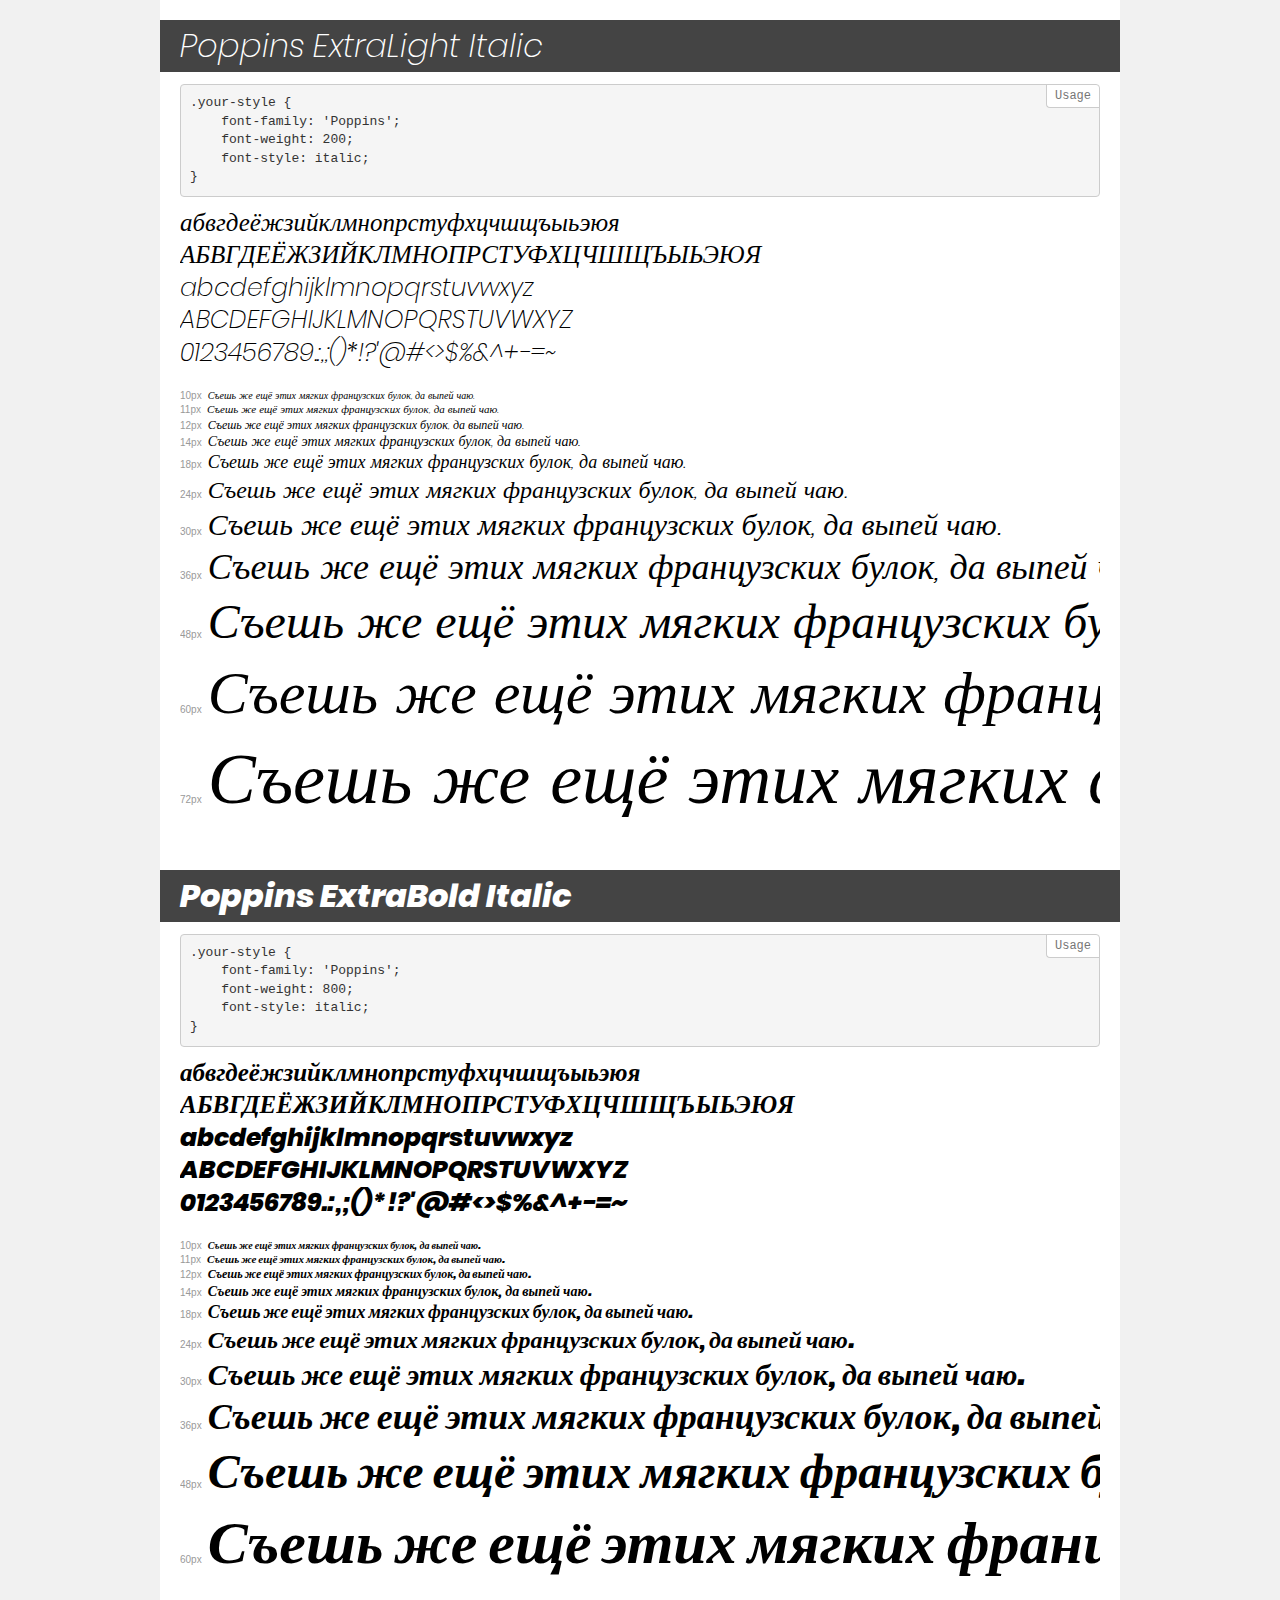
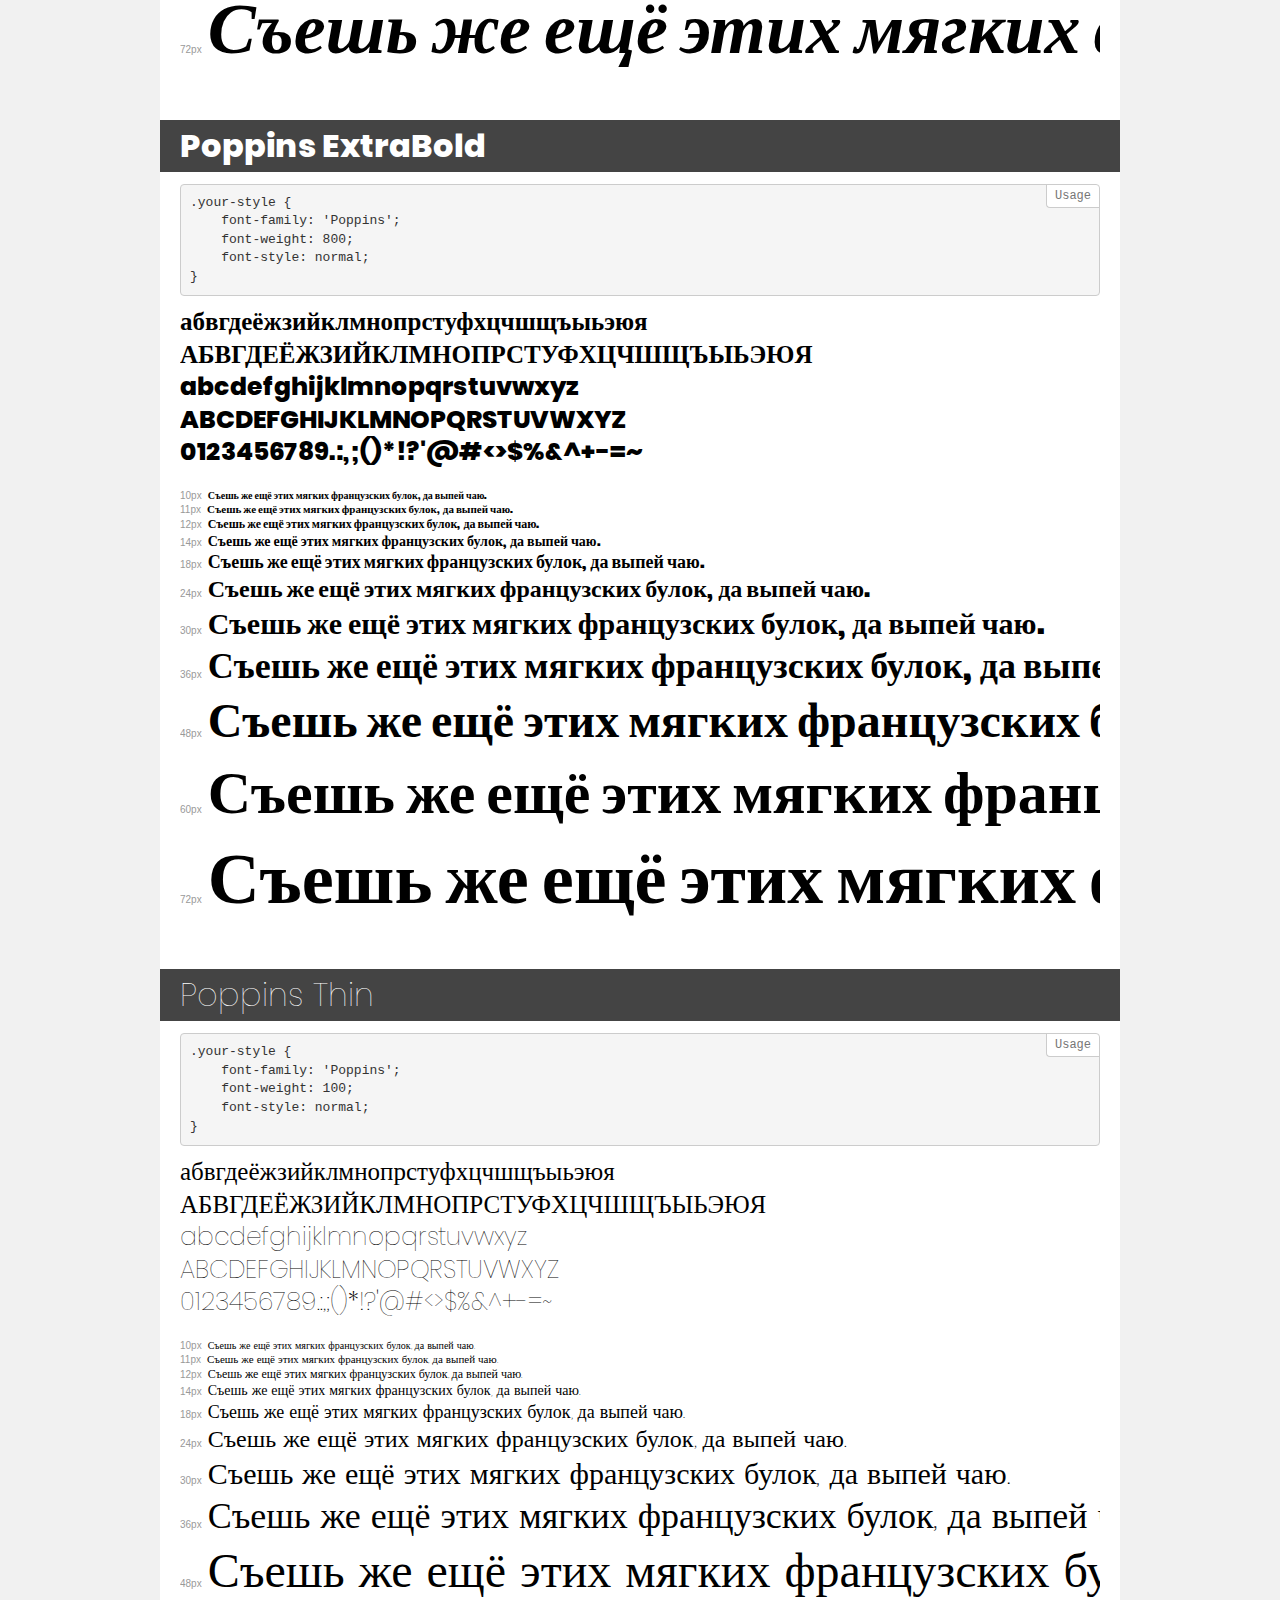
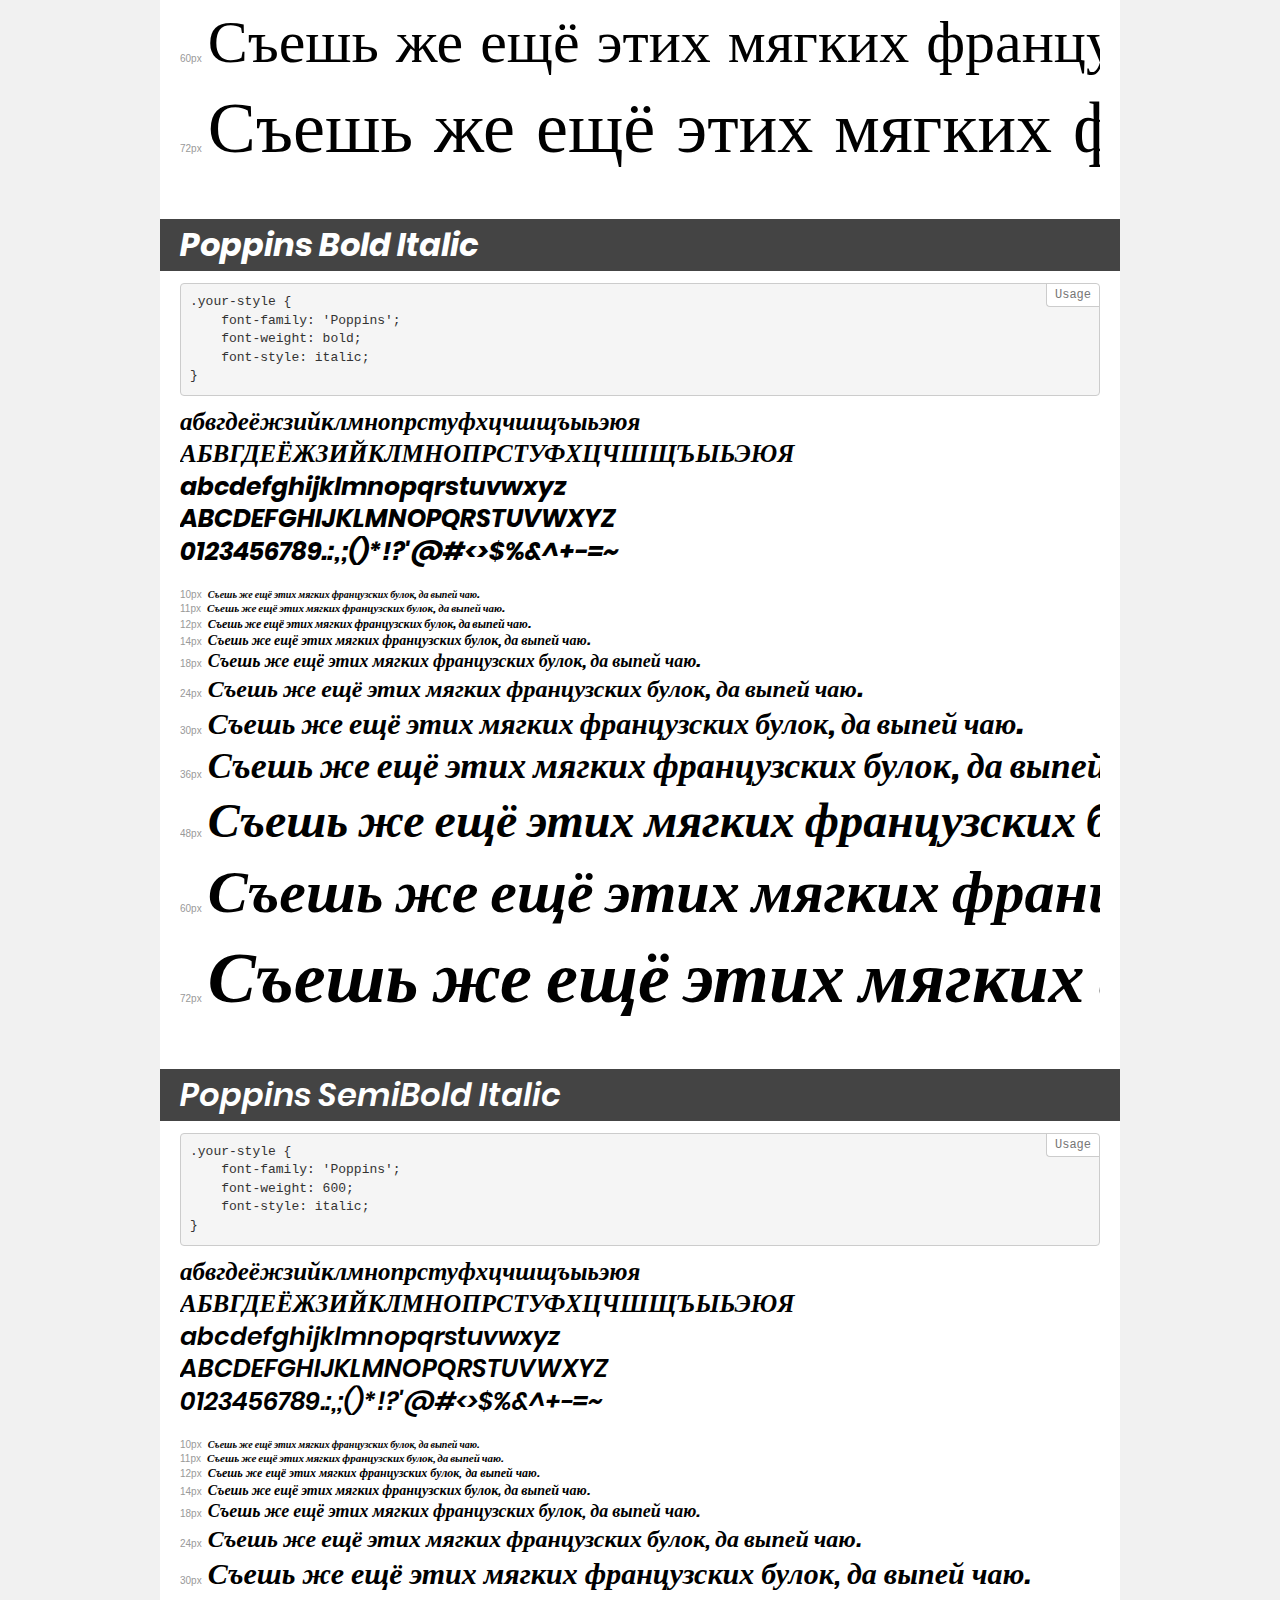
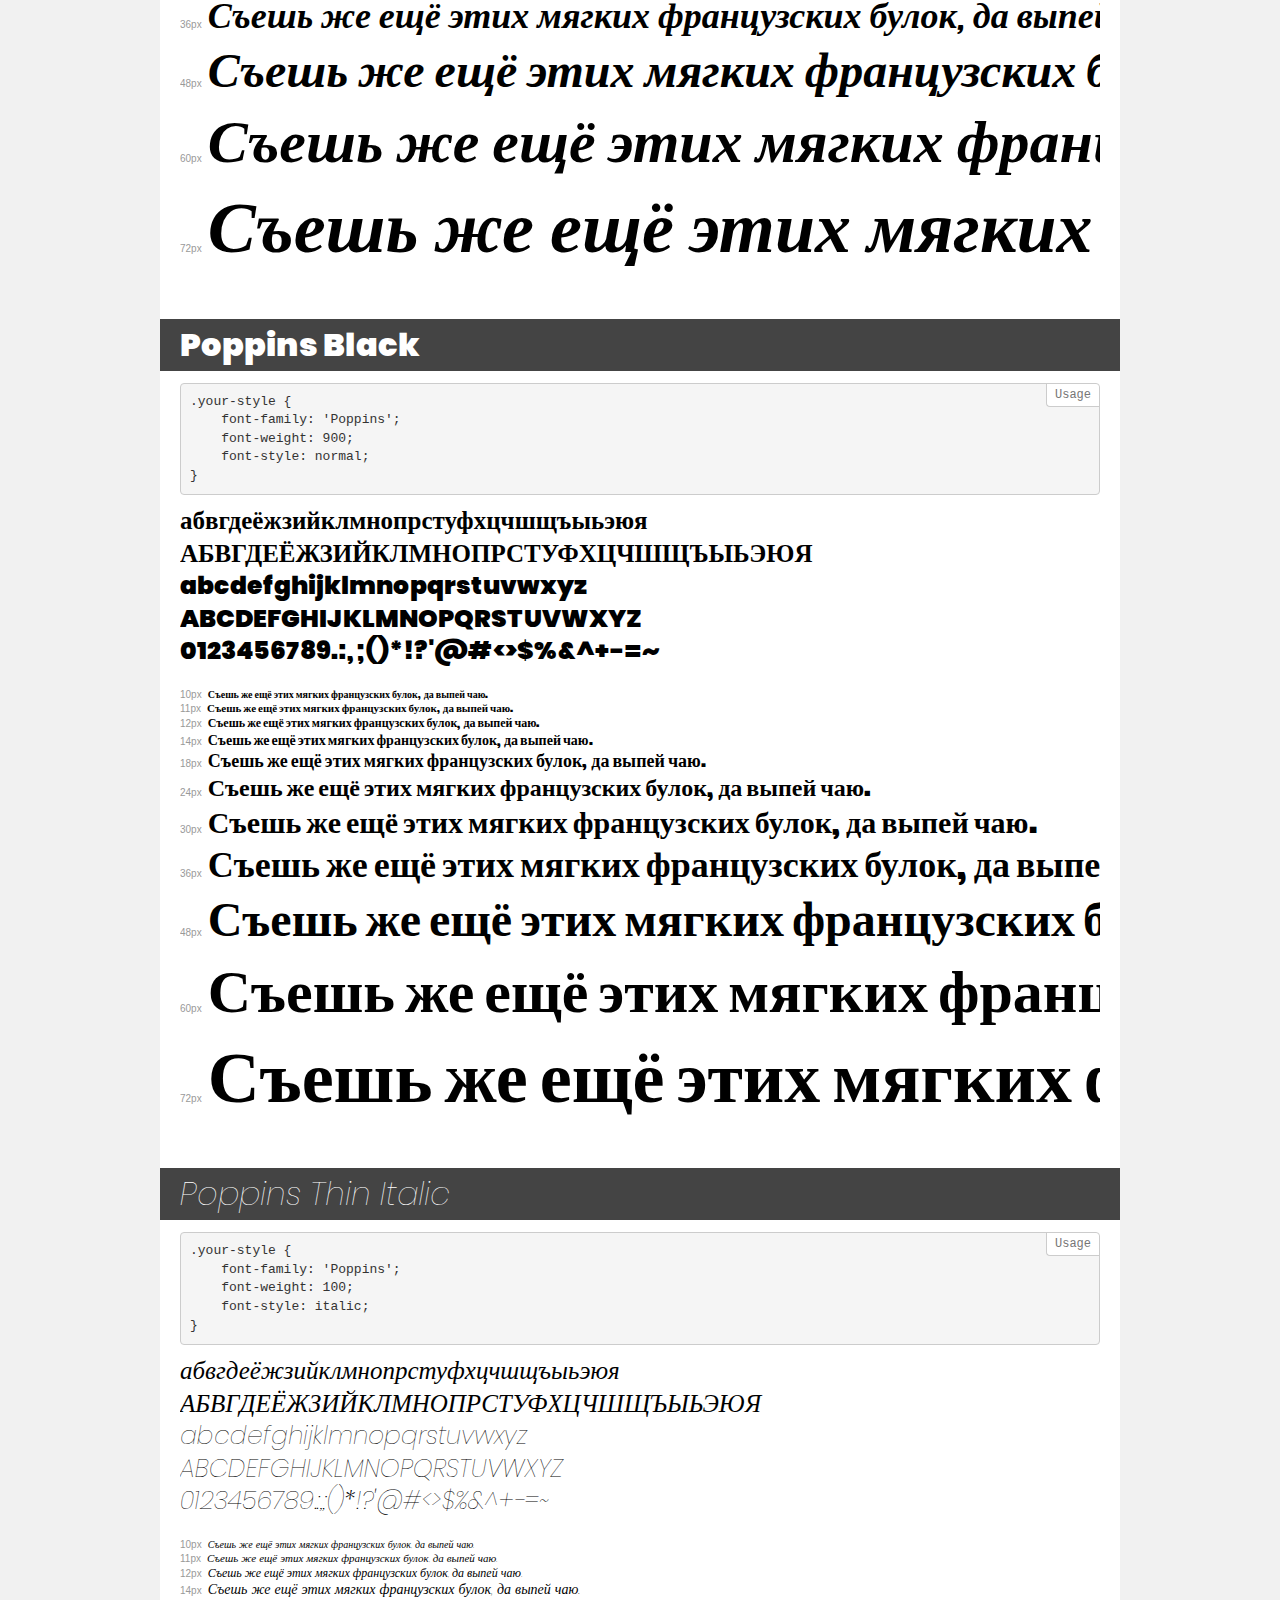
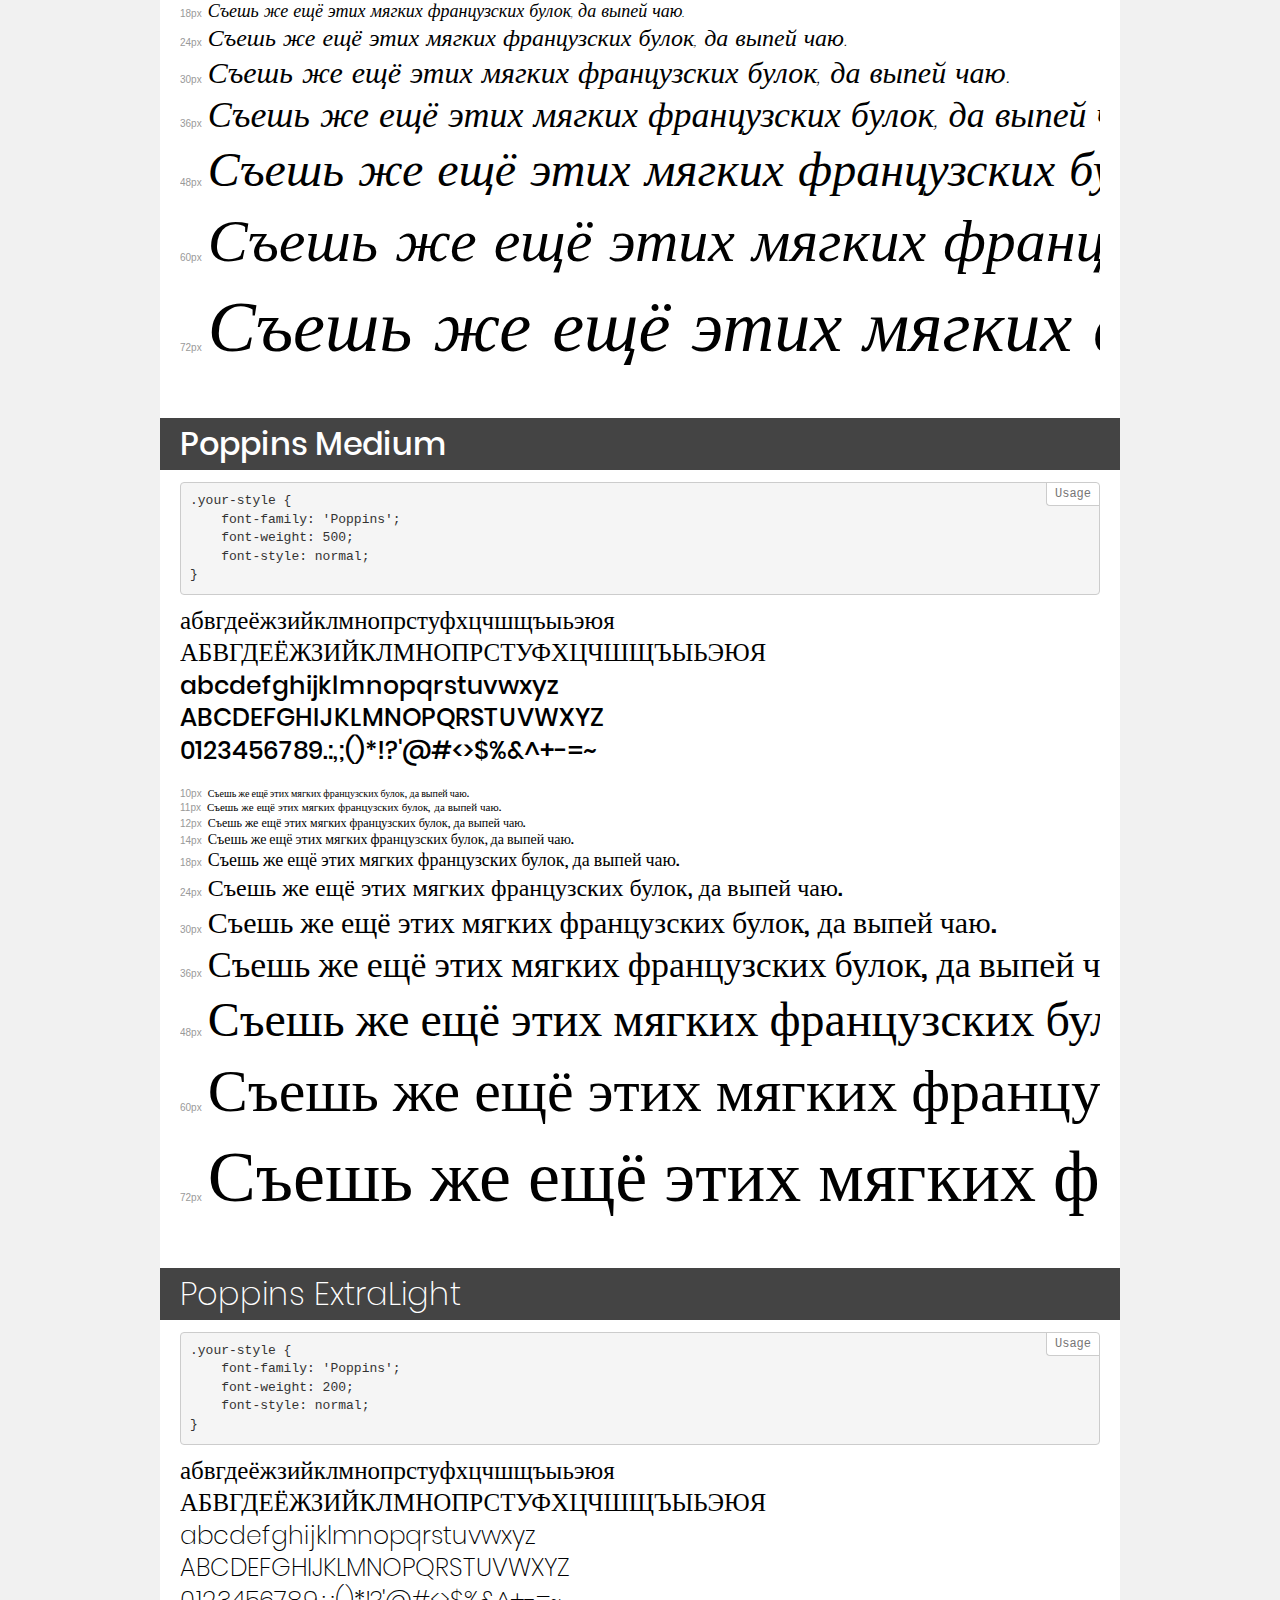
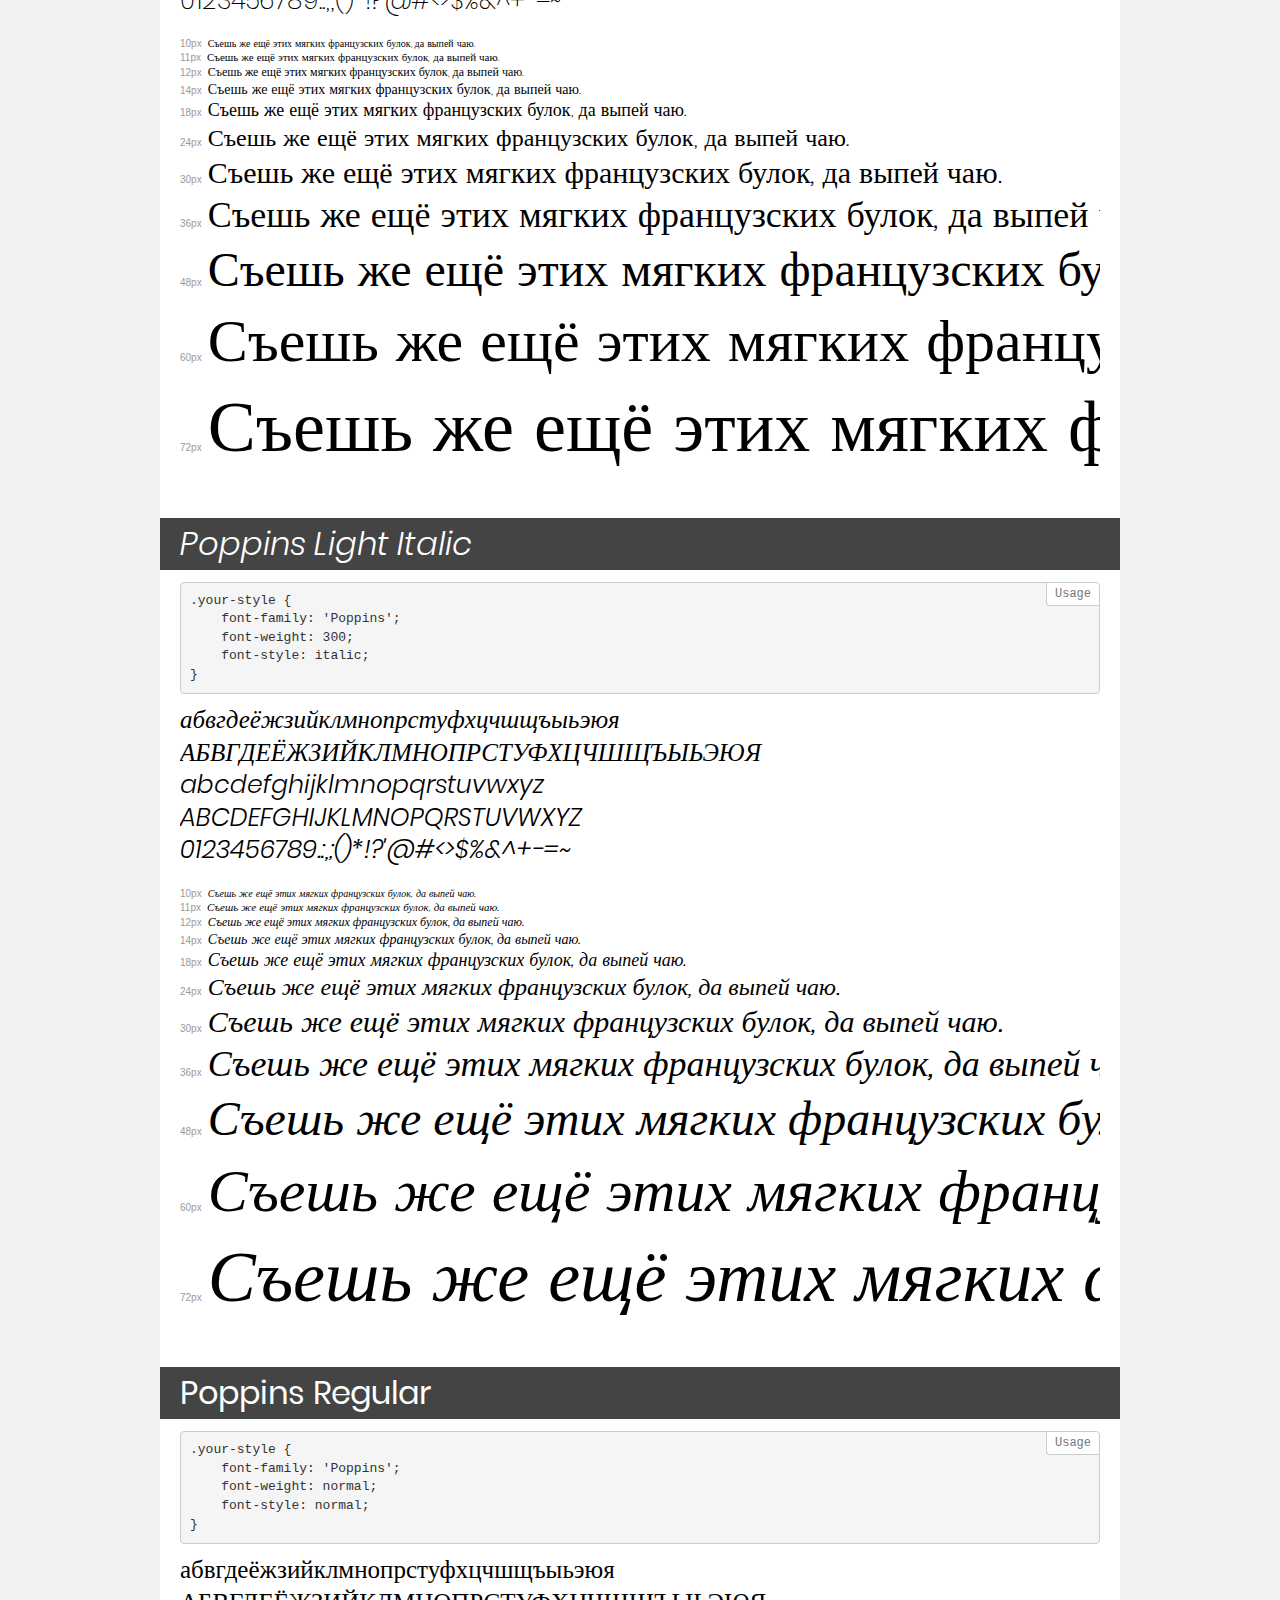
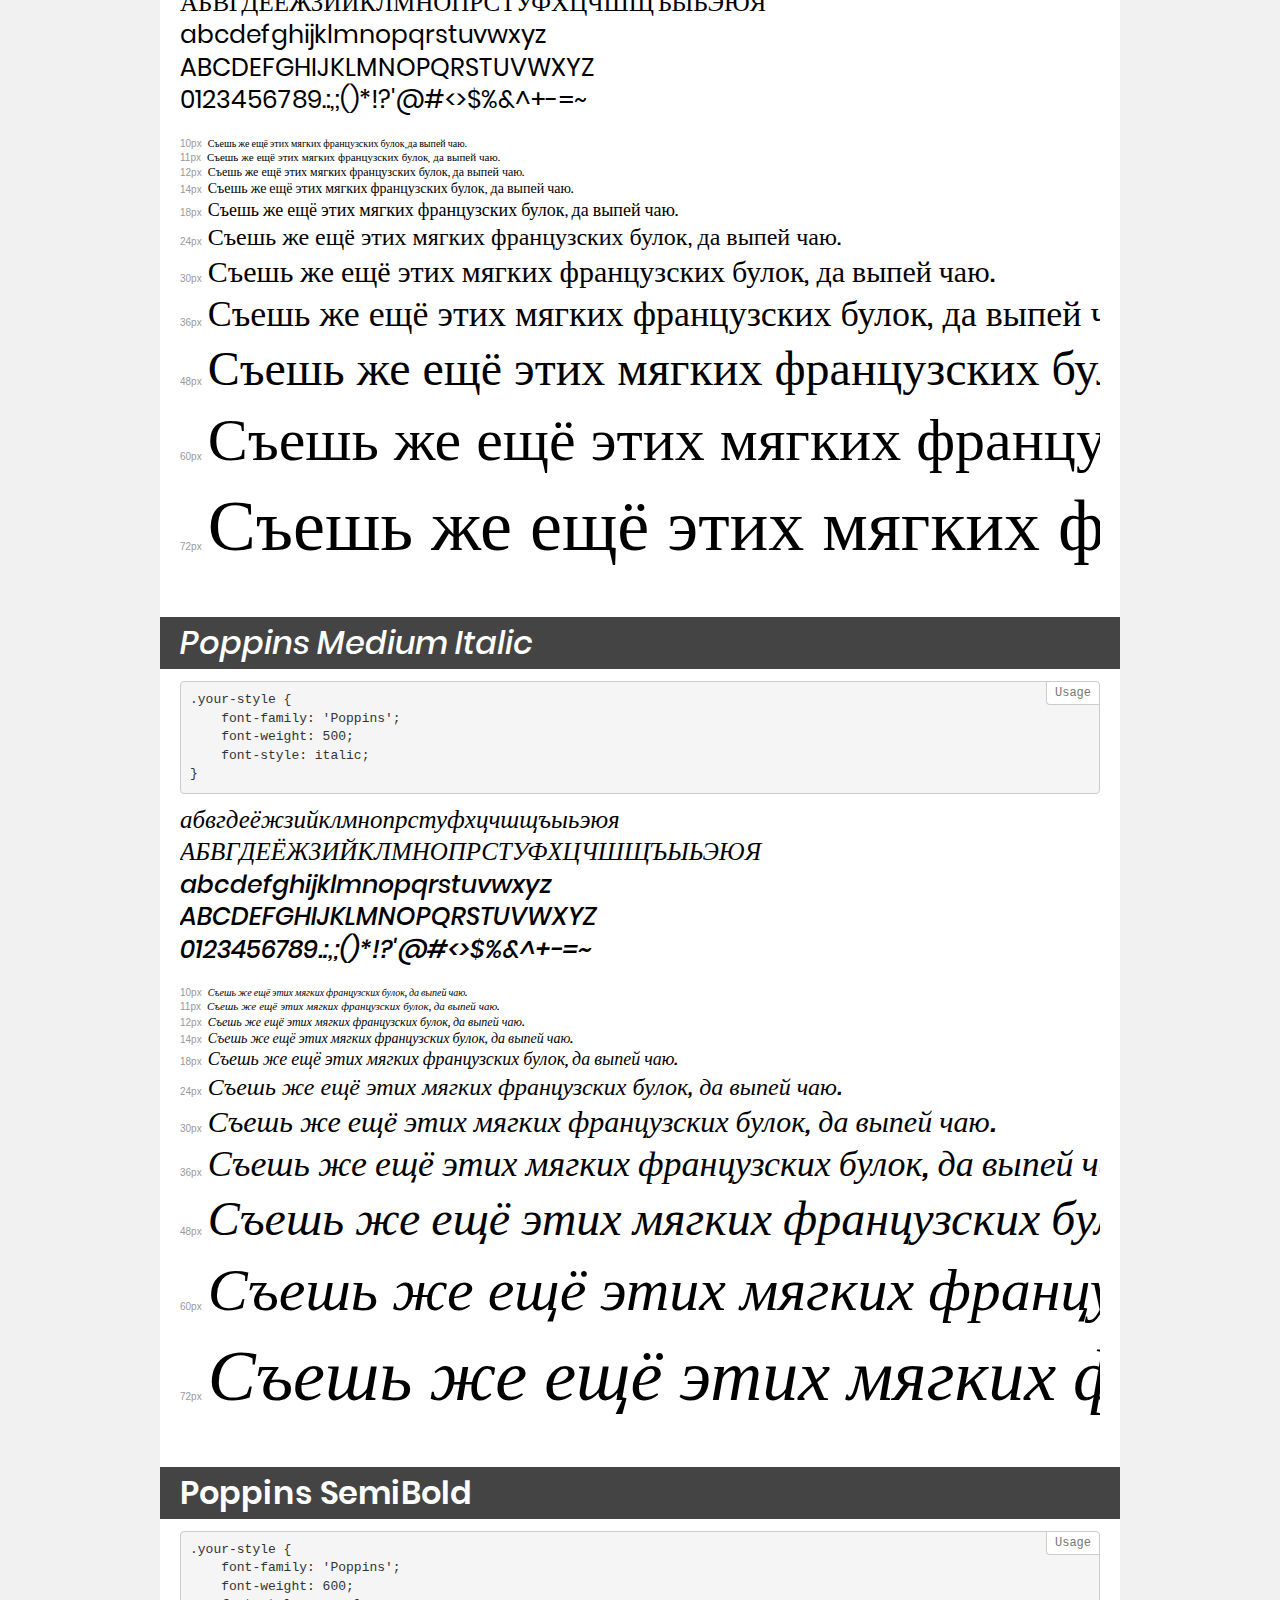
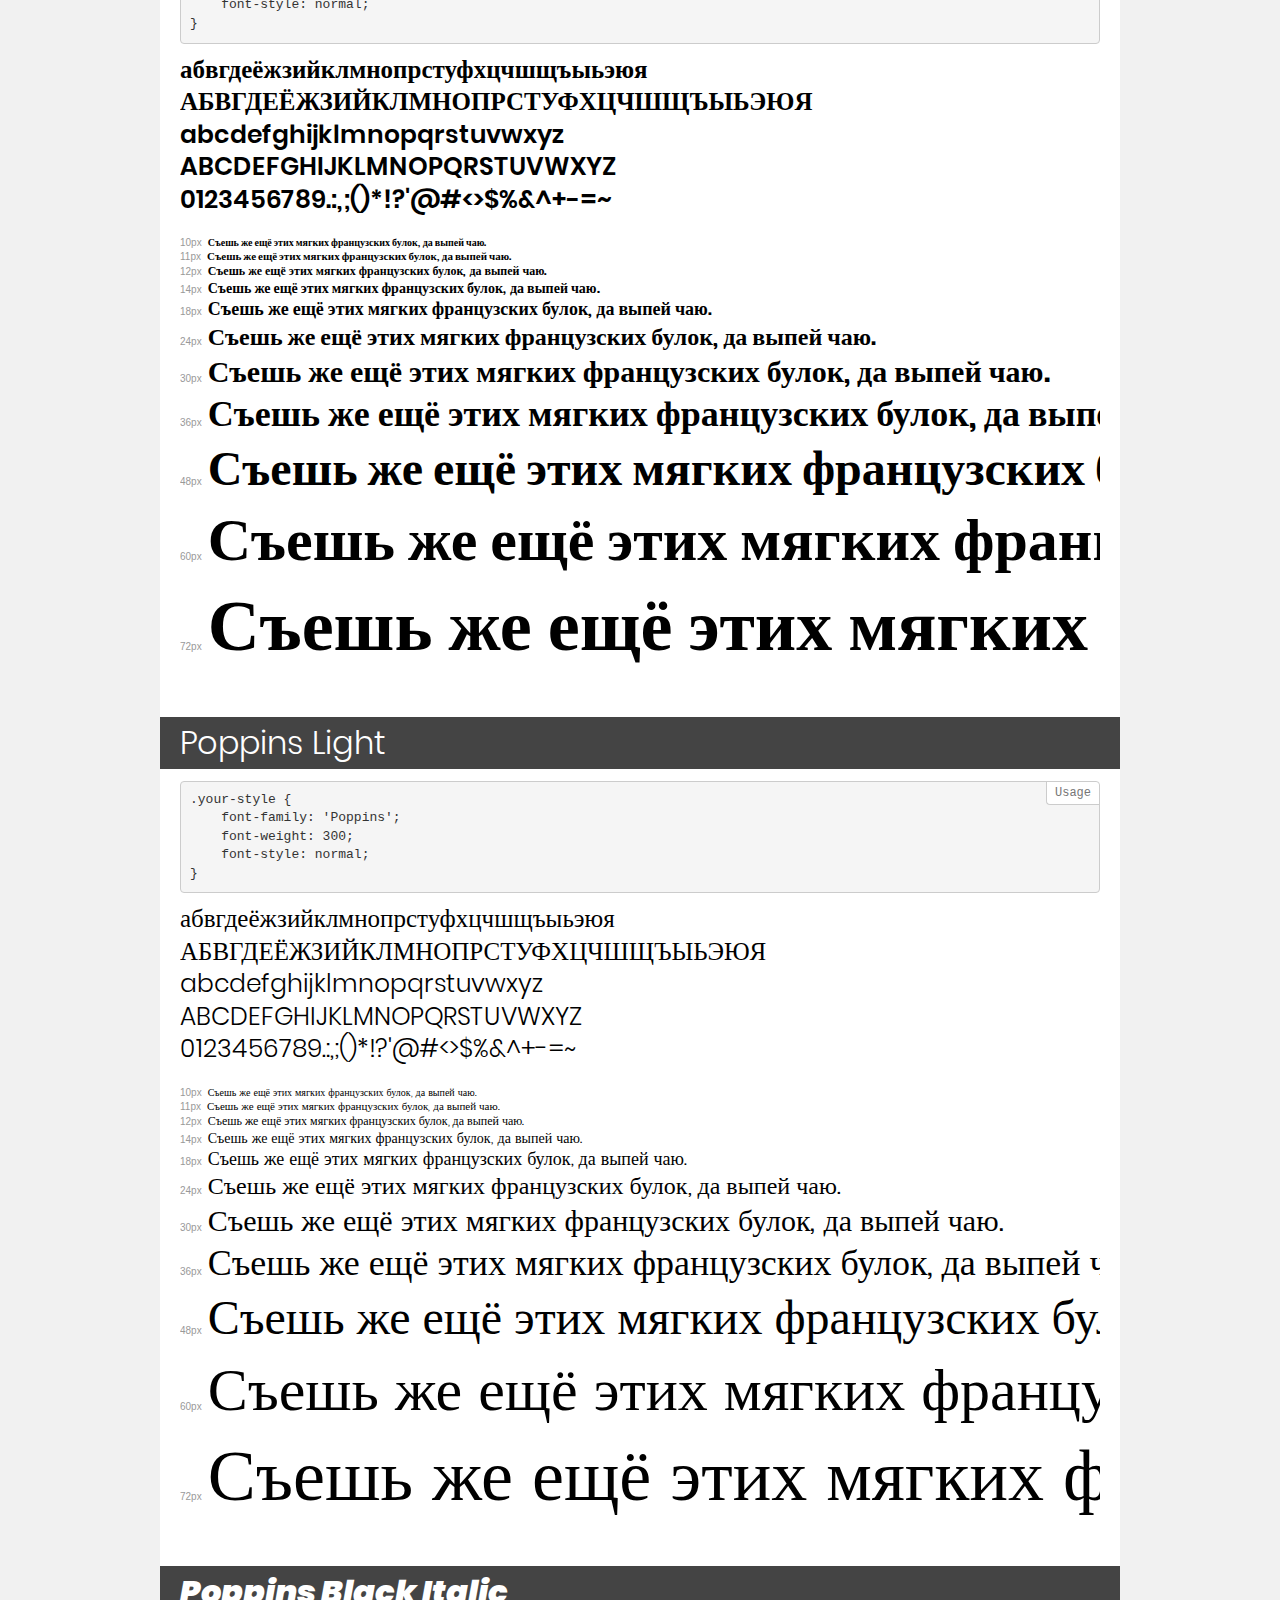
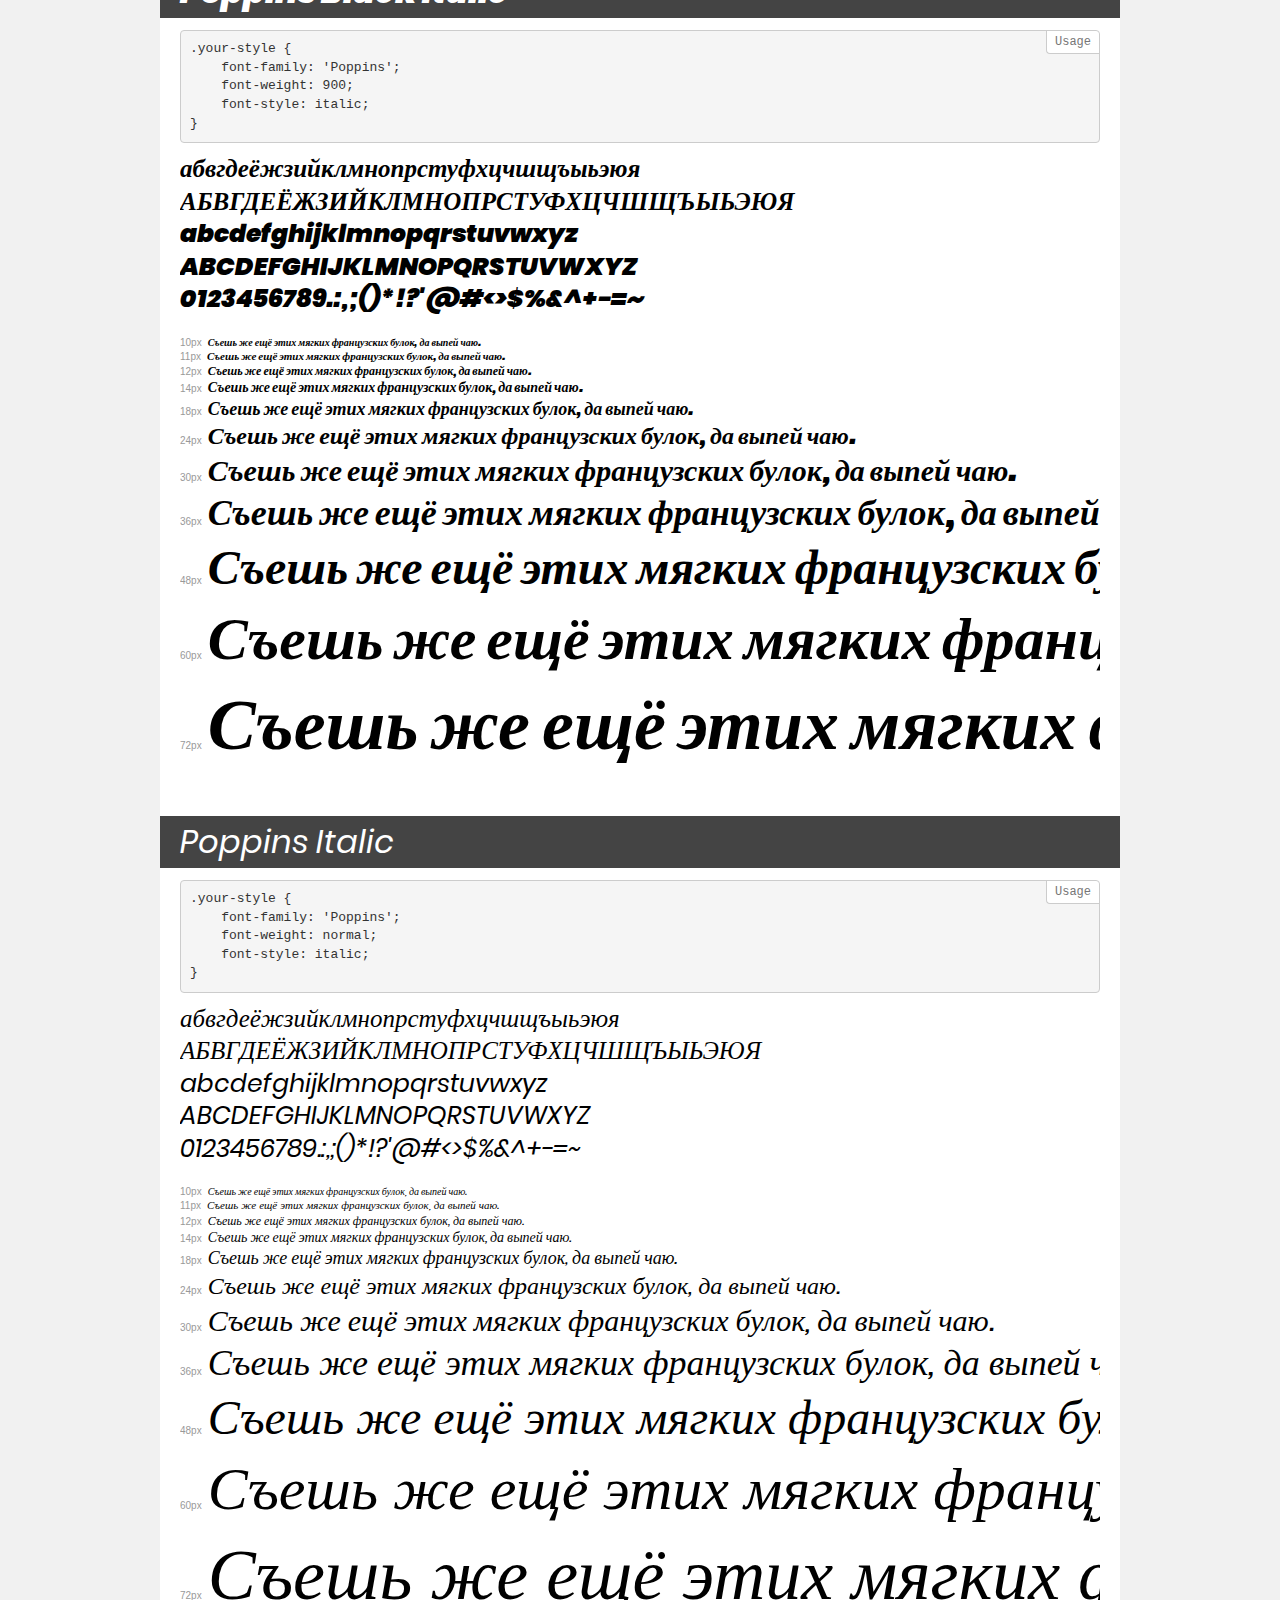
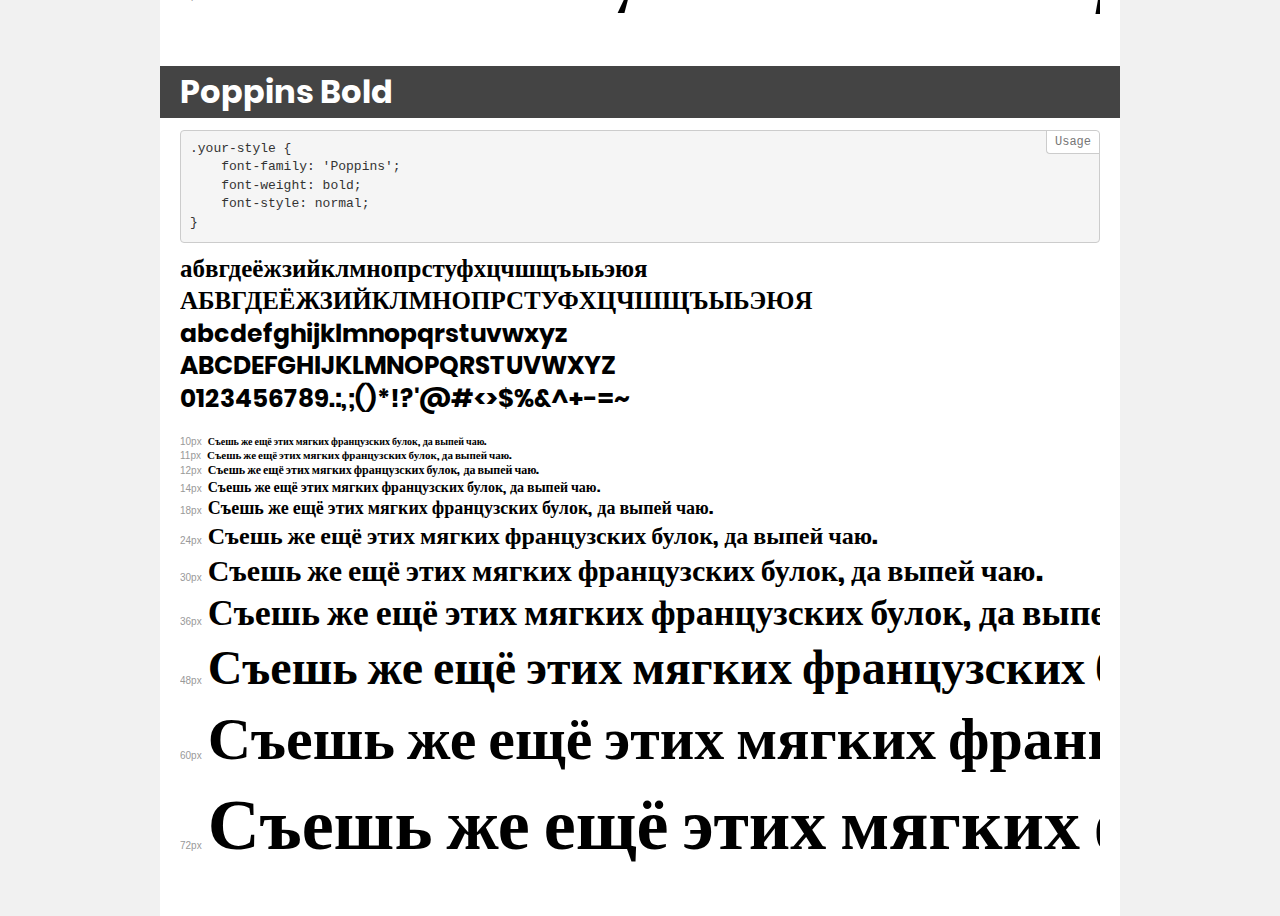
<file: lab 2/fonts/poppins/demo.html>
<!DOCTYPE html>
<html>
<head>
    <meta charset="utf-8">
    <meta http-equiv="X-UA-Compatible" content="IE=edge">
    <meta name="viewport" content="width=device-width, initial-scale=1">
    <meta name="robots" content="noindex, noarchive">
    <title>Transfonter demo</title>
    <link href="stylesheet.css" rel="stylesheet">
    <style>
        /*
        http://meyerweb.com/eric/tools/css/reset/
        v2.0 | 20110126
        License: none (public domain)
        */
        html, body, div, span, applet, object, iframe,
        h1, h2, h3, h4, h5, h6, p, blockquote, pre,
        a, abbr, acronym, address, big, cite, code,
        del, dfn, em, img, ins, kbd, q, s, samp,
        small, strike, strong, sub, sup, tt, var,
        b, u, i, center,
        dl, dt, dd, ol, ul, li,
        fieldset, form, label, legend,
        table, caption, tbody, tfoot, thead, tr, th, td,
        article, aside, canvas, details, embed,
        figure, figcaption, footer, header, hgroup,
        menu, nav, output, ruby, section, summary,
        time, mark, audio, video {
            margin: 0;
            padding: 0;
            border: 0;
            font-size: 100%;
            font: inherit;
            vertical-align: baseline;
        }
        /* HTML5 display-role reset for older browsers */
        article, aside, details, figcaption, figure,
        footer, header, hgroup, menu, nav, section {
            display: block;
        }
        body {
            line-height: 1;
        }
        ol, ul {
            list-style: none;
        }
        blockquote, q {
            quotes: none;
        }
        blockquote:before, blockquote:after,
        q:before, q:after {
            content: '';
            content: none;
        }
        table {
            border-collapse: collapse;
            border-spacing: 0;
        }
        /* common styles */
        body {
            background: #f1f1f1;
            color: #000;
        }
        .page {
            background: #fff;
            width: 920px;
            margin: 0 auto;
            padding: 20px 20px 0 20px;
            overflow: hidden;
        }
        .font-container {
            overflow-x: auto;
            overflow-y: hidden;
            margin-bottom: 40px;
            line-height: 1.3;
            white-space: nowrap;
            padding-bottom: 5px;
        }
        h1 {
            position: relative;
            background: #444;
            font-size: 32px;
            color: #fff;
            padding: 10px 20px;
            margin: 0 -20px 12px -20px;
        }
        .letters {
            font-size: 25px;
            margin-bottom: 20px;
        }
        .s10:before {
            content: '10px';
        }
        .s11:before {
            content: '11px';
        }
        .s12:before {
            content: '12px';
        }
        .s14:before {
            content: '14px';
        }
        .s18:before {
            content: '18px';
        }
        .s24:before {
            content: '24px';
        }
        .s30:before {
            content: '30px';
        }
        .s36:before {
            content: '36px';
        }
        .s48:before {
            content: '48px';
        }
        .s60:before {
            content: '60px';
        }
        .s72:before {
            content: '72px';
        }
        .s10:before, .s11:before, .s12:before, .s14:before,
        .s18:before, .s24:before, .s30:before, .s36:before,
        .s48:before, .s60:before, .s72:before {
            font-family: Arial, sans-serif;
            font-size: 10px;
            font-weight: normal;
            font-style: normal;
            color: #999;
            padding-right: 6px;
        }
        pre {
            display: block;
            position: relative;
            padding: 9px;
            margin: 0 0 10px;
            font-family: Monaco, Menlo, Consolas, "Courier New", monospace !important;
            font-size: 13px;
            line-height: 1.428571429;
            color: #333;
            font-weight: normal !important;
            font-style: normal !important;
            background-color: #f5f5f5;
            border: 1px solid #ccc;
            overflow-x: auto;
            border-radius: 4px;
        }
        pre:after {
            display: block;
            position: absolute;
            right: 0;
            top: 0;
            content: 'Usage';
            line-height: 1;
            padding: 5px 8px;
            font-size: 12px;
            color: #767676;
            background-color: #fff;
            border: 1px solid #ccc;
            border-right: none;
            border-top: none;
            border-radius: 0 4px 0 4px;
            z-index: 10;
        }
        /* responsive */
        @media (max-width: 959px) {
            .page {
                width: auto;
                margin: 0;
            }
        }
    </style>
</head>
<body>
<div class="page">
    <div class="demo" style="font-family: 'Poppins'; font-weight: 200; font-style: italic;">
        <h1>Poppins ExtraLight Italic</h1>
        <pre>.your-style {
    font-family: 'Poppins';
    font-weight: 200;
    font-style: italic;
}</pre>
        <div class="font-container">
            <p class="letters">
                абвгдеёжзийклмнопрстуфхцчшщъыьэюя<br>
АБВГДЕЁЖЗИЙКЛМНОПРСТУФХЦЧШЩЪЫЬЭЮЯ<br>
abcdefghijklmnopqrstuvwxyz<br>
ABCDEFGHIJKLMNOPQRSTUVWXYZ<br>
                0123456789.:,;()*!?'@#<>$%&^+-=~
            </p>
            <p class="s10" style="font-size: 10px;">Съешь же ещё этих мягких французских булок, да выпей чаю.</p>
            <p class="s11" style="font-size: 11px;">Съешь же ещё этих мягких французских булок, да выпей чаю.</p>
            <p class="s12" style="font-size: 12px;">Съешь же ещё этих мягких французских булок, да выпей чаю.</p>
            <p class="s14" style="font-size: 14px;">Съешь же ещё этих мягких французских булок, да выпей чаю.</p>
            <p class="s18" style="font-size: 18px;">Съешь же ещё этих мягких французских булок, да выпей чаю.</p>
            <p class="s24" style="font-size: 24px;">Съешь же ещё этих мягких французских булок, да выпей чаю.</p>
            <p class="s30" style="font-size: 30px;">Съешь же ещё этих мягких французских булок, да выпей чаю.</p>
            <p class="s36" style="font-size: 36px;">Съешь же ещё этих мягких французских булок, да выпей чаю.</p>
            <p class="s48" style="font-size: 48px;">Съешь же ещё этих мягких французских булок, да выпей чаю.</p>
            <p class="s60" style="font-size: 60px;">Съешь же ещё этих мягких французских булок, да выпей чаю.</p>
            <p class="s72" style="font-size: 72px;">Съешь же ещё этих мягких французских булок, да выпей чаю.</p>
        </div>
    </div>
    <div class="demo" style="font-family: 'Poppins'; font-weight: 800; font-style: italic;">
        <h1>Poppins ExtraBold Italic</h1>
        <pre>.your-style {
    font-family: 'Poppins';
    font-weight: 800;
    font-style: italic;
}</pre>
        <div class="font-container">
            <p class="letters">
                абвгдеёжзийклмнопрстуфхцчшщъыьэюя<br>
АБВГДЕЁЖЗИЙКЛМНОПРСТУФХЦЧШЩЪЫЬЭЮЯ<br>
abcdefghijklmnopqrstuvwxyz<br>
ABCDEFGHIJKLMNOPQRSTUVWXYZ<br>
                0123456789.:,;()*!?'@#<>$%&^+-=~
            </p>
            <p class="s10" style="font-size: 10px;">Съешь же ещё этих мягких французских булок, да выпей чаю.</p>
            <p class="s11" style="font-size: 11px;">Съешь же ещё этих мягких французских булок, да выпей чаю.</p>
            <p class="s12" style="font-size: 12px;">Съешь же ещё этих мягких французских булок, да выпей чаю.</p>
            <p class="s14" style="font-size: 14px;">Съешь же ещё этих мягких французских булок, да выпей чаю.</p>
            <p class="s18" style="font-size: 18px;">Съешь же ещё этих мягких французских булок, да выпей чаю.</p>
            <p class="s24" style="font-size: 24px;">Съешь же ещё этих мягких французских булок, да выпей чаю.</p>
            <p class="s30" style="font-size: 30px;">Съешь же ещё этих мягких французских булок, да выпей чаю.</p>
            <p class="s36" style="font-size: 36px;">Съешь же ещё этих мягких французских булок, да выпей чаю.</p>
            <p class="s48" style="font-size: 48px;">Съешь же ещё этих мягких французских булок, да выпей чаю.</p>
            <p class="s60" style="font-size: 60px;">Съешь же ещё этих мягких французских булок, да выпей чаю.</p>
            <p class="s72" style="font-size: 72px;">Съешь же ещё этих мягких французских булок, да выпей чаю.</p>
        </div>
    </div>
    <div class="demo" style="font-family: 'Poppins'; font-weight: 800; font-style: normal;">
        <h1>Poppins ExtraBold</h1>
        <pre>.your-style {
    font-family: 'Poppins';
    font-weight: 800;
    font-style: normal;
}</pre>
        <div class="font-container">
            <p class="letters">
                абвгдеёжзийклмнопрстуфхцчшщъыьэюя<br>
АБВГДЕЁЖЗИЙКЛМНОПРСТУФХЦЧШЩЪЫЬЭЮЯ<br>
abcdefghijklmnopqrstuvwxyz<br>
ABCDEFGHIJKLMNOPQRSTUVWXYZ<br>
                0123456789.:,;()*!?'@#<>$%&^+-=~
            </p>
            <p class="s10" style="font-size: 10px;">Съешь же ещё этих мягких французских булок, да выпей чаю.</p>
            <p class="s11" style="font-size: 11px;">Съешь же ещё этих мягких французских булок, да выпей чаю.</p>
            <p class="s12" style="font-size: 12px;">Съешь же ещё этих мягких французских булок, да выпей чаю.</p>
            <p class="s14" style="font-size: 14px;">Съешь же ещё этих мягких французских булок, да выпей чаю.</p>
            <p class="s18" style="font-size: 18px;">Съешь же ещё этих мягких французских булок, да выпей чаю.</p>
            <p class="s24" style="font-size: 24px;">Съешь же ещё этих мягких французских булок, да выпей чаю.</p>
            <p class="s30" style="font-size: 30px;">Съешь же ещё этих мягких французских булок, да выпей чаю.</p>
            <p class="s36" style="font-size: 36px;">Съешь же ещё этих мягких французских булок, да выпей чаю.</p>
            <p class="s48" style="font-size: 48px;">Съешь же ещё этих мягких французских булок, да выпей чаю.</p>
            <p class="s60" style="font-size: 60px;">Съешь же ещё этих мягких французских булок, да выпей чаю.</p>
            <p class="s72" style="font-size: 72px;">Съешь же ещё этих мягких французских булок, да выпей чаю.</p>
        </div>
    </div>
    <div class="demo" style="font-family: 'Poppins'; font-weight: 100; font-style: normal;">
        <h1>Poppins Thin</h1>
        <pre>.your-style {
    font-family: 'Poppins';
    font-weight: 100;
    font-style: normal;
}</pre>
        <div class="font-container">
            <p class="letters">
                абвгдеёжзийклмнопрстуфхцчшщъыьэюя<br>
АБВГДЕЁЖЗИЙКЛМНОПРСТУФХЦЧШЩЪЫЬЭЮЯ<br>
abcdefghijklmnopqrstuvwxyz<br>
ABCDEFGHIJKLMNOPQRSTUVWXYZ<br>
                0123456789.:,;()*!?'@#<>$%&^+-=~
            </p>
            <p class="s10" style="font-size: 10px;">Съешь же ещё этих мягких французских булок, да выпей чаю.</p>
            <p class="s11" style="font-size: 11px;">Съешь же ещё этих мягких французских булок, да выпей чаю.</p>
            <p class="s12" style="font-size: 12px;">Съешь же ещё этих мягких французских булок, да выпей чаю.</p>
            <p class="s14" style="font-size: 14px;">Съешь же ещё этих мягких французских булок, да выпей чаю.</p>
            <p class="s18" style="font-size: 18px;">Съешь же ещё этих мягких французских булок, да выпей чаю.</p>
            <p class="s24" style="font-size: 24px;">Съешь же ещё этих мягких французских булок, да выпей чаю.</p>
            <p class="s30" style="font-size: 30px;">Съешь же ещё этих мягких французских булок, да выпей чаю.</p>
            <p class="s36" style="font-size: 36px;">Съешь же ещё этих мягких французских булок, да выпей чаю.</p>
            <p class="s48" style="font-size: 48px;">Съешь же ещё этих мягких французских булок, да выпей чаю.</p>
            <p class="s60" style="font-size: 60px;">Съешь же ещё этих мягких французских булок, да выпей чаю.</p>
            <p class="s72" style="font-size: 72px;">Съешь же ещё этих мягких французских булок, да выпей чаю.</p>
        </div>
    </div>
    <div class="demo" style="font-family: 'Poppins'; font-weight: bold; font-style: italic;">
        <h1>Poppins Bold Italic</h1>
        <pre>.your-style {
    font-family: 'Poppins';
    font-weight: bold;
    font-style: italic;
}</pre>
        <div class="font-container">
            <p class="letters">
                абвгдеёжзийклмнопрстуфхцчшщъыьэюя<br>
АБВГДЕЁЖЗИЙКЛМНОПРСТУФХЦЧШЩЪЫЬЭЮЯ<br>
abcdefghijklmnopqrstuvwxyz<br>
ABCDEFGHIJKLMNOPQRSTUVWXYZ<br>
                0123456789.:,;()*!?'@#<>$%&^+-=~
            </p>
            <p class="s10" style="font-size: 10px;">Съешь же ещё этих мягких французских булок, да выпей чаю.</p>
            <p class="s11" style="font-size: 11px;">Съешь же ещё этих мягких французских булок, да выпей чаю.</p>
            <p class="s12" style="font-size: 12px;">Съешь же ещё этих мягких французских булок, да выпей чаю.</p>
            <p class="s14" style="font-size: 14px;">Съешь же ещё этих мягких французских булок, да выпей чаю.</p>
            <p class="s18" style="font-size: 18px;">Съешь же ещё этих мягких французских булок, да выпей чаю.</p>
            <p class="s24" style="font-size: 24px;">Съешь же ещё этих мягких французских булок, да выпей чаю.</p>
            <p class="s30" style="font-size: 30px;">Съешь же ещё этих мягких французских булок, да выпей чаю.</p>
            <p class="s36" style="font-size: 36px;">Съешь же ещё этих мягких французских булок, да выпей чаю.</p>
            <p class="s48" style="font-size: 48px;">Съешь же ещё этих мягких французских булок, да выпей чаю.</p>
            <p class="s60" style="font-size: 60px;">Съешь же ещё этих мягких французских булок, да выпей чаю.</p>
            <p class="s72" style="font-size: 72px;">Съешь же ещё этих мягких французских булок, да выпей чаю.</p>
        </div>
    </div>
    <div class="demo" style="font-family: 'Poppins'; font-weight: 600; font-style: italic;">
        <h1>Poppins SemiBold Italic</h1>
        <pre>.your-style {
    font-family: 'Poppins';
    font-weight: 600;
    font-style: italic;
}</pre>
        <div class="font-container">
            <p class="letters">
                абвгдеёжзийклмнопрстуфхцчшщъыьэюя<br>
АБВГДЕЁЖЗИЙКЛМНОПРСТУФХЦЧШЩЪЫЬЭЮЯ<br>
abcdefghijklmnopqrstuvwxyz<br>
ABCDEFGHIJKLMNOPQRSTUVWXYZ<br>
                0123456789.:,;()*!?'@#<>$%&^+-=~
            </p>
            <p class="s10" style="font-size: 10px;">Съешь же ещё этих мягких французских булок, да выпей чаю.</p>
            <p class="s11" style="font-size: 11px;">Съешь же ещё этих мягких французских булок, да выпей чаю.</p>
            <p class="s12" style="font-size: 12px;">Съешь же ещё этих мягких французских булок, да выпей чаю.</p>
            <p class="s14" style="font-size: 14px;">Съешь же ещё этих мягких французских булок, да выпей чаю.</p>
            <p class="s18" style="font-size: 18px;">Съешь же ещё этих мягких французских булок, да выпей чаю.</p>
            <p class="s24" style="font-size: 24px;">Съешь же ещё этих мягких французских булок, да выпей чаю.</p>
            <p class="s30" style="font-size: 30px;">Съешь же ещё этих мягких французских булок, да выпей чаю.</p>
            <p class="s36" style="font-size: 36px;">Съешь же ещё этих мягких французских булок, да выпей чаю.</p>
            <p class="s48" style="font-size: 48px;">Съешь же ещё этих мягких французских булок, да выпей чаю.</p>
            <p class="s60" style="font-size: 60px;">Съешь же ещё этих мягких французских булок, да выпей чаю.</p>
            <p class="s72" style="font-size: 72px;">Съешь же ещё этих мягких французских булок, да выпей чаю.</p>
        </div>
    </div>
    <div class="demo" style="font-family: 'Poppins'; font-weight: 900; font-style: normal;">
        <h1>Poppins Black</h1>
        <pre>.your-style {
    font-family: 'Poppins';
    font-weight: 900;
    font-style: normal;
}</pre>
        <div class="font-container">
            <p class="letters">
                абвгдеёжзийклмнопрстуфхцчшщъыьэюя<br>
АБВГДЕЁЖЗИЙКЛМНОПРСТУФХЦЧШЩЪЫЬЭЮЯ<br>
abcdefghijklmnopqrstuvwxyz<br>
ABCDEFGHIJKLMNOPQRSTUVWXYZ<br>
                0123456789.:,;()*!?'@#<>$%&^+-=~
            </p>
            <p class="s10" style="font-size: 10px;">Съешь же ещё этих мягких французских булок, да выпей чаю.</p>
            <p class="s11" style="font-size: 11px;">Съешь же ещё этих мягких французских булок, да выпей чаю.</p>
            <p class="s12" style="font-size: 12px;">Съешь же ещё этих мягких французских булок, да выпей чаю.</p>
            <p class="s14" style="font-size: 14px;">Съешь же ещё этих мягких французских булок, да выпей чаю.</p>
            <p class="s18" style="font-size: 18px;">Съешь же ещё этих мягких французских булок, да выпей чаю.</p>
            <p class="s24" style="font-size: 24px;">Съешь же ещё этих мягких французских булок, да выпей чаю.</p>
            <p class="s30" style="font-size: 30px;">Съешь же ещё этих мягких французских булок, да выпей чаю.</p>
            <p class="s36" style="font-size: 36px;">Съешь же ещё этих мягких французских булок, да выпей чаю.</p>
            <p class="s48" style="font-size: 48px;">Съешь же ещё этих мягких французских булок, да выпей чаю.</p>
            <p class="s60" style="font-size: 60px;">Съешь же ещё этих мягких французских булок, да выпей чаю.</p>
            <p class="s72" style="font-size: 72px;">Съешь же ещё этих мягких французских булок, да выпей чаю.</p>
        </div>
    </div>
    <div class="demo" style="font-family: 'Poppins'; font-weight: 100; font-style: italic;">
        <h1>Poppins Thin Italic</h1>
        <pre>.your-style {
    font-family: 'Poppins';
    font-weight: 100;
    font-style: italic;
}</pre>
        <div class="font-container">
            <p class="letters">
                абвгдеёжзийклмнопрстуфхцчшщъыьэюя<br>
АБВГДЕЁЖЗИЙКЛМНОПРСТУФХЦЧШЩЪЫЬЭЮЯ<br>
abcdefghijklmnopqrstuvwxyz<br>
ABCDEFGHIJKLMNOPQRSTUVWXYZ<br>
                0123456789.:,;()*!?'@#<>$%&^+-=~
            </p>
            <p class="s10" style="font-size: 10px;">Съешь же ещё этих мягких французских булок, да выпей чаю.</p>
            <p class="s11" style="font-size: 11px;">Съешь же ещё этих мягких французских булок, да выпей чаю.</p>
            <p class="s12" style="font-size: 12px;">Съешь же ещё этих мягких французских булок, да выпей чаю.</p>
            <p class="s14" style="font-size: 14px;">Съешь же ещё этих мягких французских булок, да выпей чаю.</p>
            <p class="s18" style="font-size: 18px;">Съешь же ещё этих мягких французских булок, да выпей чаю.</p>
            <p class="s24" style="font-size: 24px;">Съешь же ещё этих мягких французских булок, да выпей чаю.</p>
            <p class="s30" style="font-size: 30px;">Съешь же ещё этих мягких французских булок, да выпей чаю.</p>
            <p class="s36" style="font-size: 36px;">Съешь же ещё этих мягких французских булок, да выпей чаю.</p>
            <p class="s48" style="font-size: 48px;">Съешь же ещё этих мягких французских булок, да выпей чаю.</p>
            <p class="s60" style="font-size: 60px;">Съешь же ещё этих мягких французских булок, да выпей чаю.</p>
            <p class="s72" style="font-size: 72px;">Съешь же ещё этих мягких французских булок, да выпей чаю.</p>
        </div>
    </div>
    <div class="demo" style="font-family: 'Poppins'; font-weight: 500; font-style: normal;">
        <h1>Poppins Medium</h1>
        <pre>.your-style {
    font-family: 'Poppins';
    font-weight: 500;
    font-style: normal;
}</pre>
        <div class="font-container">
            <p class="letters">
                абвгдеёжзийклмнопрстуфхцчшщъыьэюя<br>
АБВГДЕЁЖЗИЙКЛМНОПРСТУФХЦЧШЩЪЫЬЭЮЯ<br>
abcdefghijklmnopqrstuvwxyz<br>
ABCDEFGHIJKLMNOPQRSTUVWXYZ<br>
                0123456789.:,;()*!?'@#<>$%&^+-=~
            </p>
            <p class="s10" style="font-size: 10px;">Съешь же ещё этих мягких французских булок, да выпей чаю.</p>
            <p class="s11" style="font-size: 11px;">Съешь же ещё этих мягких французских булок, да выпей чаю.</p>
            <p class="s12" style="font-size: 12px;">Съешь же ещё этих мягких французских булок, да выпей чаю.</p>
            <p class="s14" style="font-size: 14px;">Съешь же ещё этих мягких французских булок, да выпей чаю.</p>
            <p class="s18" style="font-size: 18px;">Съешь же ещё этих мягких французских булок, да выпей чаю.</p>
            <p class="s24" style="font-size: 24px;">Съешь же ещё этих мягких французских булок, да выпей чаю.</p>
            <p class="s30" style="font-size: 30px;">Съешь же ещё этих мягких французских булок, да выпей чаю.</p>
            <p class="s36" style="font-size: 36px;">Съешь же ещё этих мягких французских булок, да выпей чаю.</p>
            <p class="s48" style="font-size: 48px;">Съешь же ещё этих мягких французских булок, да выпей чаю.</p>
            <p class="s60" style="font-size: 60px;">Съешь же ещё этих мягких французских булок, да выпей чаю.</p>
            <p class="s72" style="font-size: 72px;">Съешь же ещё этих мягких французских булок, да выпей чаю.</p>
        </div>
    </div>
    <div class="demo" style="font-family: 'Poppins'; font-weight: 200; font-style: normal;">
        <h1>Poppins ExtraLight</h1>
        <pre>.your-style {
    font-family: 'Poppins';
    font-weight: 200;
    font-style: normal;
}</pre>
        <div class="font-container">
            <p class="letters">
                абвгдеёжзийклмнопрстуфхцчшщъыьэюя<br>
АБВГДЕЁЖЗИЙКЛМНОПРСТУФХЦЧШЩЪЫЬЭЮЯ<br>
abcdefghijklmnopqrstuvwxyz<br>
ABCDEFGHIJKLMNOPQRSTUVWXYZ<br>
                0123456789.:,;()*!?'@#<>$%&^+-=~
            </p>
            <p class="s10" style="font-size: 10px;">Съешь же ещё этих мягких французских булок, да выпей чаю.</p>
            <p class="s11" style="font-size: 11px;">Съешь же ещё этих мягких французских булок, да выпей чаю.</p>
            <p class="s12" style="font-size: 12px;">Съешь же ещё этих мягких французских булок, да выпей чаю.</p>
            <p class="s14" style="font-size: 14px;">Съешь же ещё этих мягких французских булок, да выпей чаю.</p>
            <p class="s18" style="font-size: 18px;">Съешь же ещё этих мягких французских булок, да выпей чаю.</p>
            <p class="s24" style="font-size: 24px;">Съешь же ещё этих мягких французских булок, да выпей чаю.</p>
            <p class="s30" style="font-size: 30px;">Съешь же ещё этих мягких французских булок, да выпей чаю.</p>
            <p class="s36" style="font-size: 36px;">Съешь же ещё этих мягких французских булок, да выпей чаю.</p>
            <p class="s48" style="font-size: 48px;">Съешь же ещё этих мягких французских булок, да выпей чаю.</p>
            <p class="s60" style="font-size: 60px;">Съешь же ещё этих мягких французских булок, да выпей чаю.</p>
            <p class="s72" style="font-size: 72px;">Съешь же ещё этих мягких французских булок, да выпей чаю.</p>
        </div>
    </div>
    <div class="demo" style="font-family: 'Poppins'; font-weight: 300; font-style: italic;">
        <h1>Poppins Light Italic</h1>
        <pre>.your-style {
    font-family: 'Poppins';
    font-weight: 300;
    font-style: italic;
}</pre>
        <div class="font-container">
            <p class="letters">
                абвгдеёжзийклмнопрстуфхцчшщъыьэюя<br>
АБВГДЕЁЖЗИЙКЛМНОПРСТУФХЦЧШЩЪЫЬЭЮЯ<br>
abcdefghijklmnopqrstuvwxyz<br>
ABCDEFGHIJKLMNOPQRSTUVWXYZ<br>
                0123456789.:,;()*!?'@#<>$%&^+-=~
            </p>
            <p class="s10" style="font-size: 10px;">Съешь же ещё этих мягких французских булок, да выпей чаю.</p>
            <p class="s11" style="font-size: 11px;">Съешь же ещё этих мягких французских булок, да выпей чаю.</p>
            <p class="s12" style="font-size: 12px;">Съешь же ещё этих мягких французских булок, да выпей чаю.</p>
            <p class="s14" style="font-size: 14px;">Съешь же ещё этих мягких французских булок, да выпей чаю.</p>
            <p class="s18" style="font-size: 18px;">Съешь же ещё этих мягких французских булок, да выпей чаю.</p>
            <p class="s24" style="font-size: 24px;">Съешь же ещё этих мягких французских булок, да выпей чаю.</p>
            <p class="s30" style="font-size: 30px;">Съешь же ещё этих мягких французских булок, да выпей чаю.</p>
            <p class="s36" style="font-size: 36px;">Съешь же ещё этих мягких французских булок, да выпей чаю.</p>
            <p class="s48" style="font-size: 48px;">Съешь же ещё этих мягких французских булок, да выпей чаю.</p>
            <p class="s60" style="font-size: 60px;">Съешь же ещё этих мягких французских булок, да выпей чаю.</p>
            <p class="s72" style="font-size: 72px;">Съешь же ещё этих мягких французских булок, да выпей чаю.</p>
        </div>
    </div>
    <div class="demo" style="font-family: 'Poppins'; font-weight: normal; font-style: normal;">
        <h1>Poppins Regular</h1>
        <pre>.your-style {
    font-family: 'Poppins';
    font-weight: normal;
    font-style: normal;
}</pre>
        <div class="font-container">
            <p class="letters">
                абвгдеёжзийклмнопрстуфхцчшщъыьэюя<br>
АБВГДЕЁЖЗИЙКЛМНОПРСТУФХЦЧШЩЪЫЬЭЮЯ<br>
abcdefghijklmnopqrstuvwxyz<br>
ABCDEFGHIJKLMNOPQRSTUVWXYZ<br>
                0123456789.:,;()*!?'@#<>$%&^+-=~
            </p>
            <p class="s10" style="font-size: 10px;">Съешь же ещё этих мягких французских булок, да выпей чаю.</p>
            <p class="s11" style="font-size: 11px;">Съешь же ещё этих мягких французских булок, да выпей чаю.</p>
            <p class="s12" style="font-size: 12px;">Съешь же ещё этих мягких французских булок, да выпей чаю.</p>
            <p class="s14" style="font-size: 14px;">Съешь же ещё этих мягких французских булок, да выпей чаю.</p>
            <p class="s18" style="font-size: 18px;">Съешь же ещё этих мягких французских булок, да выпей чаю.</p>
            <p class="s24" style="font-size: 24px;">Съешь же ещё этих мягких французских булок, да выпей чаю.</p>
            <p class="s30" style="font-size: 30px;">Съешь же ещё этих мягких французских булок, да выпей чаю.</p>
            <p class="s36" style="font-size: 36px;">Съешь же ещё этих мягких французских булок, да выпей чаю.</p>
            <p class="s48" style="font-size: 48px;">Съешь же ещё этих мягких французских булок, да выпей чаю.</p>
            <p class="s60" style="font-size: 60px;">Съешь же ещё этих мягких французских булок, да выпей чаю.</p>
            <p class="s72" style="font-size: 72px;">Съешь же ещё этих мягких французских булок, да выпей чаю.</p>
        </div>
    </div>
    <div class="demo" style="font-family: 'Poppins'; font-weight: 500; font-style: italic;">
        <h1>Poppins Medium Italic</h1>
        <pre>.your-style {
    font-family: 'Poppins';
    font-weight: 500;
    font-style: italic;
}</pre>
        <div class="font-container">
            <p class="letters">
                абвгдеёжзийклмнопрстуфхцчшщъыьэюя<br>
АБВГДЕЁЖЗИЙКЛМНОПРСТУФХЦЧШЩЪЫЬЭЮЯ<br>
abcdefghijklmnopqrstuvwxyz<br>
ABCDEFGHIJKLMNOPQRSTUVWXYZ<br>
                0123456789.:,;()*!?'@#<>$%&^+-=~
            </p>
            <p class="s10" style="font-size: 10px;">Съешь же ещё этих мягких французских булок, да выпей чаю.</p>
            <p class="s11" style="font-size: 11px;">Съешь же ещё этих мягких французских булок, да выпей чаю.</p>
            <p class="s12" style="font-size: 12px;">Съешь же ещё этих мягких французских булок, да выпей чаю.</p>
            <p class="s14" style="font-size: 14px;">Съешь же ещё этих мягких французских булок, да выпей чаю.</p>
            <p class="s18" style="font-size: 18px;">Съешь же ещё этих мягких французских булок, да выпей чаю.</p>
            <p class="s24" style="font-size: 24px;">Съешь же ещё этих мягких французских булок, да выпей чаю.</p>
            <p class="s30" style="font-size: 30px;">Съешь же ещё этих мягких французских булок, да выпей чаю.</p>
            <p class="s36" style="font-size: 36px;">Съешь же ещё этих мягких французских булок, да выпей чаю.</p>
            <p class="s48" style="font-size: 48px;">Съешь же ещё этих мягких французских булок, да выпей чаю.</p>
            <p class="s60" style="font-size: 60px;">Съешь же ещё этих мягких французских булок, да выпей чаю.</p>
            <p class="s72" style="font-size: 72px;">Съешь же ещё этих мягких французских булок, да выпей чаю.</p>
        </div>
    </div>
    <div class="demo" style="font-family: 'Poppins'; font-weight: 600; font-style: normal;">
        <h1>Poppins SemiBold</h1>
        <pre>.your-style {
    font-family: 'Poppins';
    font-weight: 600;
    font-style: normal;
}</pre>
        <div class="font-container">
            <p class="letters">
                абвгдеёжзийклмнопрстуфхцчшщъыьэюя<br>
АБВГДЕЁЖЗИЙКЛМНОПРСТУФХЦЧШЩЪЫЬЭЮЯ<br>
abcdefghijklmnopqrstuvwxyz<br>
ABCDEFGHIJKLMNOPQRSTUVWXYZ<br>
                0123456789.:,;()*!?'@#<>$%&^+-=~
            </p>
            <p class="s10" style="font-size: 10px;">Съешь же ещё этих мягких французских булок, да выпей чаю.</p>
            <p class="s11" style="font-size: 11px;">Съешь же ещё этих мягких французских булок, да выпей чаю.</p>
            <p class="s12" style="font-size: 12px;">Съешь же ещё этих мягких французских булок, да выпей чаю.</p>
            <p class="s14" style="font-size: 14px;">Съешь же ещё этих мягких французских булок, да выпей чаю.</p>
            <p class="s18" style="font-size: 18px;">Съешь же ещё этих мягких французских булок, да выпей чаю.</p>
            <p class="s24" style="font-size: 24px;">Съешь же ещё этих мягких французских булок, да выпей чаю.</p>
            <p class="s30" style="font-size: 30px;">Съешь же ещё этих мягких французских булок, да выпей чаю.</p>
            <p class="s36" style="font-size: 36px;">Съешь же ещё этих мягких французских булок, да выпей чаю.</p>
            <p class="s48" style="font-size: 48px;">Съешь же ещё этих мягких французских булок, да выпей чаю.</p>
            <p class="s60" style="font-size: 60px;">Съешь же ещё этих мягких французских булок, да выпей чаю.</p>
            <p class="s72" style="font-size: 72px;">Съешь же ещё этих мягких французских булок, да выпей чаю.</p>
        </div>
    </div>
    <div class="demo" style="font-family: 'Poppins'; font-weight: 300; font-style: normal;">
        <h1>Poppins Light</h1>
        <pre>.your-style {
    font-family: 'Poppins';
    font-weight: 300;
    font-style: normal;
}</pre>
        <div class="font-container">
            <p class="letters">
                абвгдеёжзийклмнопрстуфхцчшщъыьэюя<br>
АБВГДЕЁЖЗИЙКЛМНОПРСТУФХЦЧШЩЪЫЬЭЮЯ<br>
abcdefghijklmnopqrstuvwxyz<br>
ABCDEFGHIJKLMNOPQRSTUVWXYZ<br>
                0123456789.:,;()*!?'@#<>$%&^+-=~
            </p>
            <p class="s10" style="font-size: 10px;">Съешь же ещё этих мягких французских булок, да выпей чаю.</p>
            <p class="s11" style="font-size: 11px;">Съешь же ещё этих мягких французских булок, да выпей чаю.</p>
            <p class="s12" style="font-size: 12px;">Съешь же ещё этих мягких французских булок, да выпей чаю.</p>
            <p class="s14" style="font-size: 14px;">Съешь же ещё этих мягких французских булок, да выпей чаю.</p>
            <p class="s18" style="font-size: 18px;">Съешь же ещё этих мягких французских булок, да выпей чаю.</p>
            <p class="s24" style="font-size: 24px;">Съешь же ещё этих мягких французских булок, да выпей чаю.</p>
            <p class="s30" style="font-size: 30px;">Съешь же ещё этих мягких французских булок, да выпей чаю.</p>
            <p class="s36" style="font-size: 36px;">Съешь же ещё этих мягких французских булок, да выпей чаю.</p>
            <p class="s48" style="font-size: 48px;">Съешь же ещё этих мягких французских булок, да выпей чаю.</p>
            <p class="s60" style="font-size: 60px;">Съешь же ещё этих мягких французских булок, да выпей чаю.</p>
            <p class="s72" style="font-size: 72px;">Съешь же ещё этих мягких французских булок, да выпей чаю.</p>
        </div>
    </div>
    <div class="demo" style="font-family: 'Poppins'; font-weight: 900; font-style: italic;">
        <h1>Poppins Black Italic</h1>
        <pre>.your-style {
    font-family: 'Poppins';
    font-weight: 900;
    font-style: italic;
}</pre>
        <div class="font-container">
            <p class="letters">
                абвгдеёжзийклмнопрстуфхцчшщъыьэюя<br>
АБВГДЕЁЖЗИЙКЛМНОПРСТУФХЦЧШЩЪЫЬЭЮЯ<br>
abcdefghijklmnopqrstuvwxyz<br>
ABCDEFGHIJKLMNOPQRSTUVWXYZ<br>
                0123456789.:,;()*!?'@#<>$%&^+-=~
            </p>
            <p class="s10" style="font-size: 10px;">Съешь же ещё этих мягких французских булок, да выпей чаю.</p>
            <p class="s11" style="font-size: 11px;">Съешь же ещё этих мягких французских булок, да выпей чаю.</p>
            <p class="s12" style="font-size: 12px;">Съешь же ещё этих мягких французских булок, да выпей чаю.</p>
            <p class="s14" style="font-size: 14px;">Съешь же ещё этих мягких французских булок, да выпей чаю.</p>
            <p class="s18" style="font-size: 18px;">Съешь же ещё этих мягких французских булок, да выпей чаю.</p>
            <p class="s24" style="font-size: 24px;">Съешь же ещё этих мягких французских булок, да выпей чаю.</p>
            <p class="s30" style="font-size: 30px;">Съешь же ещё этих мягких французских булок, да выпей чаю.</p>
            <p class="s36" style="font-size: 36px;">Съешь же ещё этих мягких французских булок, да выпей чаю.</p>
            <p class="s48" style="font-size: 48px;">Съешь же ещё этих мягких французских булок, да выпей чаю.</p>
            <p class="s60" style="font-size: 60px;">Съешь же ещё этих мягких французских булок, да выпей чаю.</p>
            <p class="s72" style="font-size: 72px;">Съешь же ещё этих мягких французских булок, да выпей чаю.</p>
        </div>
    </div>
    <div class="demo" style="font-family: 'Poppins'; font-weight: normal; font-style: italic;">
        <h1>Poppins Italic</h1>
        <pre>.your-style {
    font-family: 'Poppins';
    font-weight: normal;
    font-style: italic;
}</pre>
        <div class="font-container">
            <p class="letters">
                абвгдеёжзийклмнопрстуфхцчшщъыьэюя<br>
АБВГДЕЁЖЗИЙКЛМНОПРСТУФХЦЧШЩЪЫЬЭЮЯ<br>
abcdefghijklmnopqrstuvwxyz<br>
ABCDEFGHIJKLMNOPQRSTUVWXYZ<br>
                0123456789.:,;()*!?'@#<>$%&^+-=~
            </p>
            <p class="s10" style="font-size: 10px;">Съешь же ещё этих мягких французских булок, да выпей чаю.</p>
            <p class="s11" style="font-size: 11px;">Съешь же ещё этих мягких французских булок, да выпей чаю.</p>
            <p class="s12" style="font-size: 12px;">Съешь же ещё этих мягких французских булок, да выпей чаю.</p>
            <p class="s14" style="font-size: 14px;">Съешь же ещё этих мягких французских булок, да выпей чаю.</p>
            <p class="s18" style="font-size: 18px;">Съешь же ещё этих мягких французских булок, да выпей чаю.</p>
            <p class="s24" style="font-size: 24px;">Съешь же ещё этих мягких французских булок, да выпей чаю.</p>
            <p class="s30" style="font-size: 30px;">Съешь же ещё этих мягких французских булок, да выпей чаю.</p>
            <p class="s36" style="font-size: 36px;">Съешь же ещё этих мягких французских булок, да выпей чаю.</p>
            <p class="s48" style="font-size: 48px;">Съешь же ещё этих мягких французских булок, да выпей чаю.</p>
            <p class="s60" style="font-size: 60px;">Съешь же ещё этих мягких французских булок, да выпей чаю.</p>
            <p class="s72" style="font-size: 72px;">Съешь же ещё этих мягких французских булок, да выпей чаю.</p>
        </div>
    </div>
    <div class="demo" style="font-family: 'Poppins'; font-weight: bold; font-style: normal;">
        <h1>Poppins Bold</h1>
        <pre>.your-style {
    font-family: 'Poppins';
    font-weight: bold;
    font-style: normal;
}</pre>
        <div class="font-container">
            <p class="letters">
                абвгдеёжзийклмнопрстуфхцчшщъыьэюя<br>
АБВГДЕЁЖЗИЙКЛМНОПРСТУФХЦЧШЩЪЫЬЭЮЯ<br>
abcdefghijklmnopqrstuvwxyz<br>
ABCDEFGHIJKLMNOPQRSTUVWXYZ<br>
                0123456789.:,;()*!?'@#<>$%&^+-=~
            </p>
            <p class="s10" style="font-size: 10px;">Съешь же ещё этих мягких французских булок, да выпей чаю.</p>
            <p class="s11" style="font-size: 11px;">Съешь же ещё этих мягких французских булок, да выпей чаю.</p>
            <p class="s12" style="font-size: 12px;">Съешь же ещё этих мягких французских булок, да выпей чаю.</p>
            <p class="s14" style="font-size: 14px;">Съешь же ещё этих мягких французских булок, да выпей чаю.</p>
            <p class="s18" style="font-size: 18px;">Съешь же ещё этих мягких французских булок, да выпей чаю.</p>
            <p class="s24" style="font-size: 24px;">Съешь же ещё этих мягких французских булок, да выпей чаю.</p>
            <p class="s30" style="font-size: 30px;">Съешь же ещё этих мягких французских булок, да выпей чаю.</p>
            <p class="s36" style="font-size: 36px;">Съешь же ещё этих мягких французских булок, да выпей чаю.</p>
            <p class="s48" style="font-size: 48px;">Съешь же ещё этих мягких французских булок, да выпей чаю.</p>
            <p class="s60" style="font-size: 60px;">Съешь же ещё этих мягких французских булок, да выпей чаю.</p>
            <p class="s72" style="font-size: 72px;">Съешь же ещё этих мягких французских булок, да выпей чаю.</p>
        </div>
    </div>
</div>
</body>
</html>
</file>
<file: lab 2/fonts/poppins/stylesheet.css>
/* This stylesheet generated by Transfonter (https://transfonter.org) on April 15, 2018 8:54 PM */

@font-face {
    font-family: 'Poppins';
    src: url('Poppins-ExtraLightItalic.eot');
    src: local('Poppins ExtraLight Italic'), local('Poppins-ExtraLightItalic'),
        url('Poppins-ExtraLightItalic.eot?#iefix') format('embedded-opentype'),
        url('Poppins-ExtraLightItalic.woff') format('woff'),
        url('Poppins-ExtraLightItalic.ttf') format('truetype');
    font-weight: 200;
    font-style: italic;
}

@font-face {
    font-family: 'Poppins';
    src: url('Poppins-ExtraBoldItalic.eot');
    src: local('Poppins ExtraBold Italic'), local('Poppins-ExtraBoldItalic'),
        url('Poppins-ExtraBoldItalic.eot?#iefix') format('embedded-opentype'),
        url('Poppins-ExtraBoldItalic.woff') format('woff'),
        url('Poppins-ExtraBoldItalic.ttf') format('truetype');
    font-weight: 800;
    font-style: italic;
}

@font-face {
    font-family: 'Poppins';
    src: url('Poppins-ExtraBold.eot');
    src: local('Poppins ExtraBold'), local('Poppins-ExtraBold'),
        url('Poppins-ExtraBold.eot?#iefix') format('embedded-opentype'),
        url('Poppins-ExtraBold.woff') format('woff'),
        url('Poppins-ExtraBold.ttf') format('truetype');
    font-weight: 800;
    font-style: normal;
}

@font-face {
    font-family: 'Poppins';
    src: url('Poppins-Thin.eot');
    src: local('Poppins Thin'), local('Poppins-Thin'),
        url('Poppins-Thin.eot?#iefix') format('embedded-opentype'),
        url('Poppins-Thin.woff') format('woff'),
        url('Poppins-Thin.ttf') format('truetype');
    font-weight: 100;
    font-style: normal;
}

@font-face {
    font-family: 'Poppins';
    src: url('Poppins-BoldItalic.eot');
    src: local('Poppins Bold Italic'), local('Poppins-BoldItalic'),
        url('Poppins-BoldItalic.eot?#iefix') format('embedded-opentype'),
        url('Poppins-BoldItalic.woff') format('woff'),
        url('Poppins-BoldItalic.ttf') format('truetype');
    font-weight: bold;
    font-style: italic;
}

@font-face {
    font-family: 'Poppins';
    src: url('Poppins-SemiBoldItalic.eot');
    src: local('Poppins SemiBold Italic'), local('Poppins-SemiBoldItalic'),
        url('Poppins-SemiBoldItalic.eot?#iefix') format('embedded-opentype'),
        url('Poppins-SemiBoldItalic.woff') format('woff'),
        url('Poppins-SemiBoldItalic.ttf') format('truetype');
    font-weight: 600;
    font-style: italic;
}

@font-face {
    font-family: 'Poppins';
    src: url('Poppins-Black.eot');
    src: local('Poppins Black'), local('Poppins-Black'),
        url('Poppins-Black.eot?#iefix') format('embedded-opentype'),
        url('Poppins-Black.woff') format('woff'),
        url('Poppins-Black.ttf') format('truetype');
    font-weight: 900;
    font-style: normal;
}

@font-face {
    font-family: 'Poppins';
    src: url('Poppins-ThinItalic.eot');
    src: local('Poppins Thin Italic'), local('Poppins-ThinItalic'),
        url('Poppins-ThinItalic.eot?#iefix') format('embedded-opentype'),
        url('Poppins-ThinItalic.woff') format('woff'),
        url('Poppins-ThinItalic.ttf') format('truetype');
    font-weight: 100;
    font-style: italic;
}

@font-face {
    font-family: 'Poppins';
    src: url('Poppins-Medium.eot');
    src: local('Poppins Medium'), local('Poppins-Medium'),
        url('Poppins-Medium.eot?#iefix') format('embedded-opentype'),
        url('Poppins-Medium.woff') format('woff'),
        url('Poppins-Medium.ttf') format('truetype');
    font-weight: 500;
    font-style: normal;
}

@font-face {
    font-family: 'Poppins';
    src: url('Poppins-ExtraLight.eot');
    src: local('Poppins ExtraLight'), local('Poppins-ExtraLight'),
        url('Poppins-ExtraLight.eot?#iefix') format('embedded-opentype'),
        url('Poppins-ExtraLight.woff') format('woff'),
        url('Poppins-ExtraLight.ttf') format('truetype');
    font-weight: 200;
    font-style: normal;
}

@font-face {
    font-family: 'Poppins';
    src: url('Poppins-LightItalic.eot');
    src: local('Poppins Light Italic'), local('Poppins-LightItalic'),
        url('Poppins-LightItalic.eot?#iefix') format('embedded-opentype'),
        url('Poppins-LightItalic.woff') format('woff'),
        url('Poppins-LightItalic.ttf') format('truetype');
    font-weight: 300;
    font-style: italic;
}

@font-face {
    font-family: 'Poppins';
    src: url('Poppins-Regular.eot');
    src: local('Poppins Regular'), local('Poppins-Regular'),
        url('Poppins-Regular.eot?#iefix') format('embedded-opentype'),
        url('Poppins-Regular.woff') format('woff'),
        url('Poppins-Regular.ttf') format('truetype');
    font-weight: normal;
    font-style: normal;
}

@font-face {
    font-family: 'Poppins';
    src: url('Poppins-MediumItalic.eot');
    src: local('Poppins Medium Italic'), local('Poppins-MediumItalic'),
        url('Poppins-MediumItalic.eot?#iefix') format('embedded-opentype'),
        url('Poppins-MediumItalic.woff') format('woff'),
        url('Poppins-MediumItalic.ttf') format('truetype');
    font-weight: 500;
    font-style: italic;
}

@font-face {
    font-family: 'Poppins';
    src: url('Poppins-SemiBold.eot');
    src: local('Poppins SemiBold'), local('Poppins-SemiBold'),
        url('Poppins-SemiBold.eot?#iefix') format('embedded-opentype'),
        url('Poppins-SemiBold.woff') format('woff'),
        url('Poppins-SemiBold.ttf') format('truetype');
    font-weight: 600;
    font-style: normal;
}

@font-face {
    font-family: 'Poppins';
    src: url('Poppins-Light.eot');
    src: local('Poppins Light'), local('Poppins-Light'),
        url('Poppins-Light.eot?#iefix') format('embedded-opentype'),
        url('Poppins-Light.woff') format('woff'),
        url('Poppins-Light.ttf') format('truetype');
    font-weight: 300;
    font-style: normal;
}

@font-face {
    font-family: 'Poppins';
    src: url('Poppins-BlackItalic.eot');
    src: local('Poppins Black Italic'), local('Poppins-BlackItalic'),
        url('Poppins-BlackItalic.eot?#iefix') format('embedded-opentype'),
        url('Poppins-BlackItalic.woff') format('woff'),
        url('Poppins-BlackItalic.ttf') format('truetype');
    font-weight: 900;
    font-style: italic;
}

@font-face {
    font-family: 'Poppins';
    src: url('Poppins-Italic.eot');
    src: local('Poppins Italic'), local('Poppins-Italic'),
        url('Poppins-Italic.eot?#iefix') format('embedded-opentype'),
        url('Poppins-Italic.woff') format('woff'),
        url('Poppins-Italic.ttf') format('truetype');
    font-weight: normal;
    font-style: italic;
}

@font-face {
    font-family: 'Poppins';
    src: url('Poppins-Bold.eot');
    src: local('Poppins Bold'), local('Poppins-Bold'),
        url('Poppins-Bold.eot?#iefix') format('embedded-opentype'),
        url('Poppins-Bold.woff') format('woff'),
        url('Poppins-Bold.ttf') format('truetype');
    font-weight: bold;
    font-style: normal;
}
</file>
